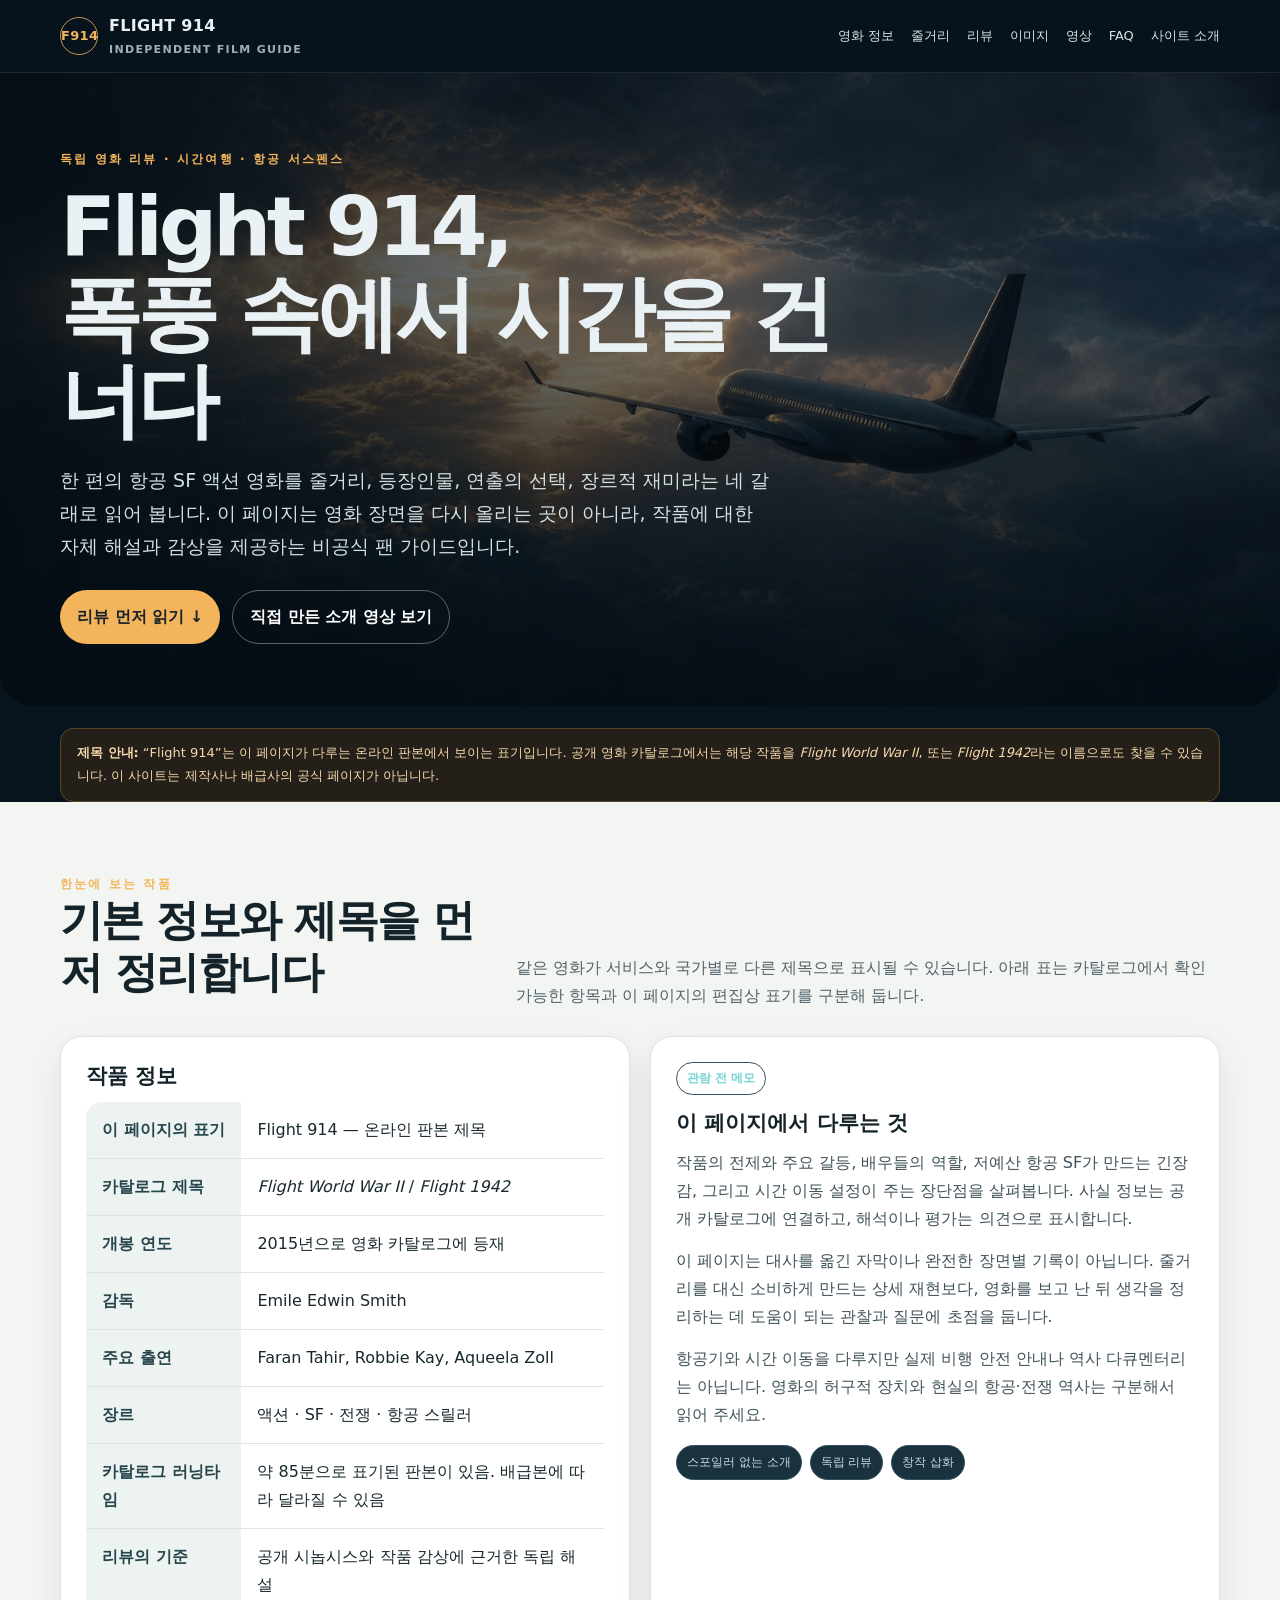
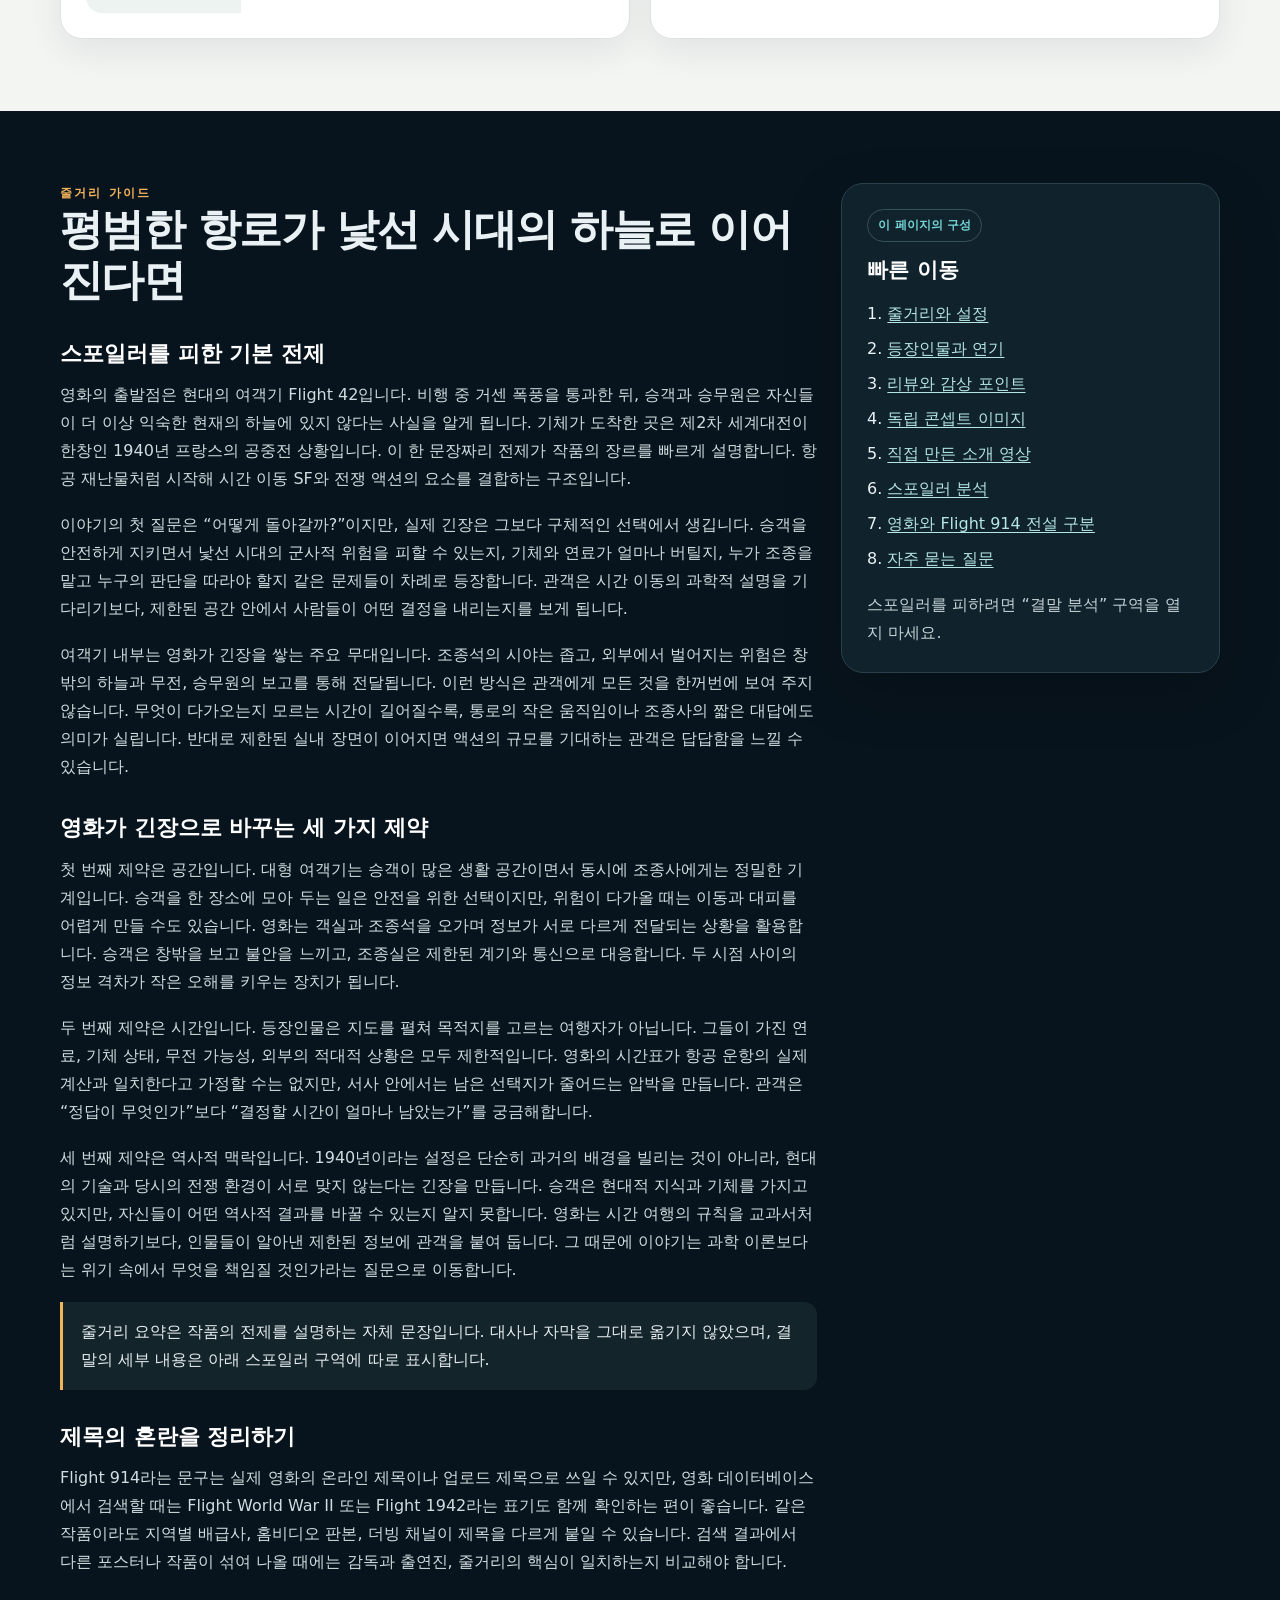
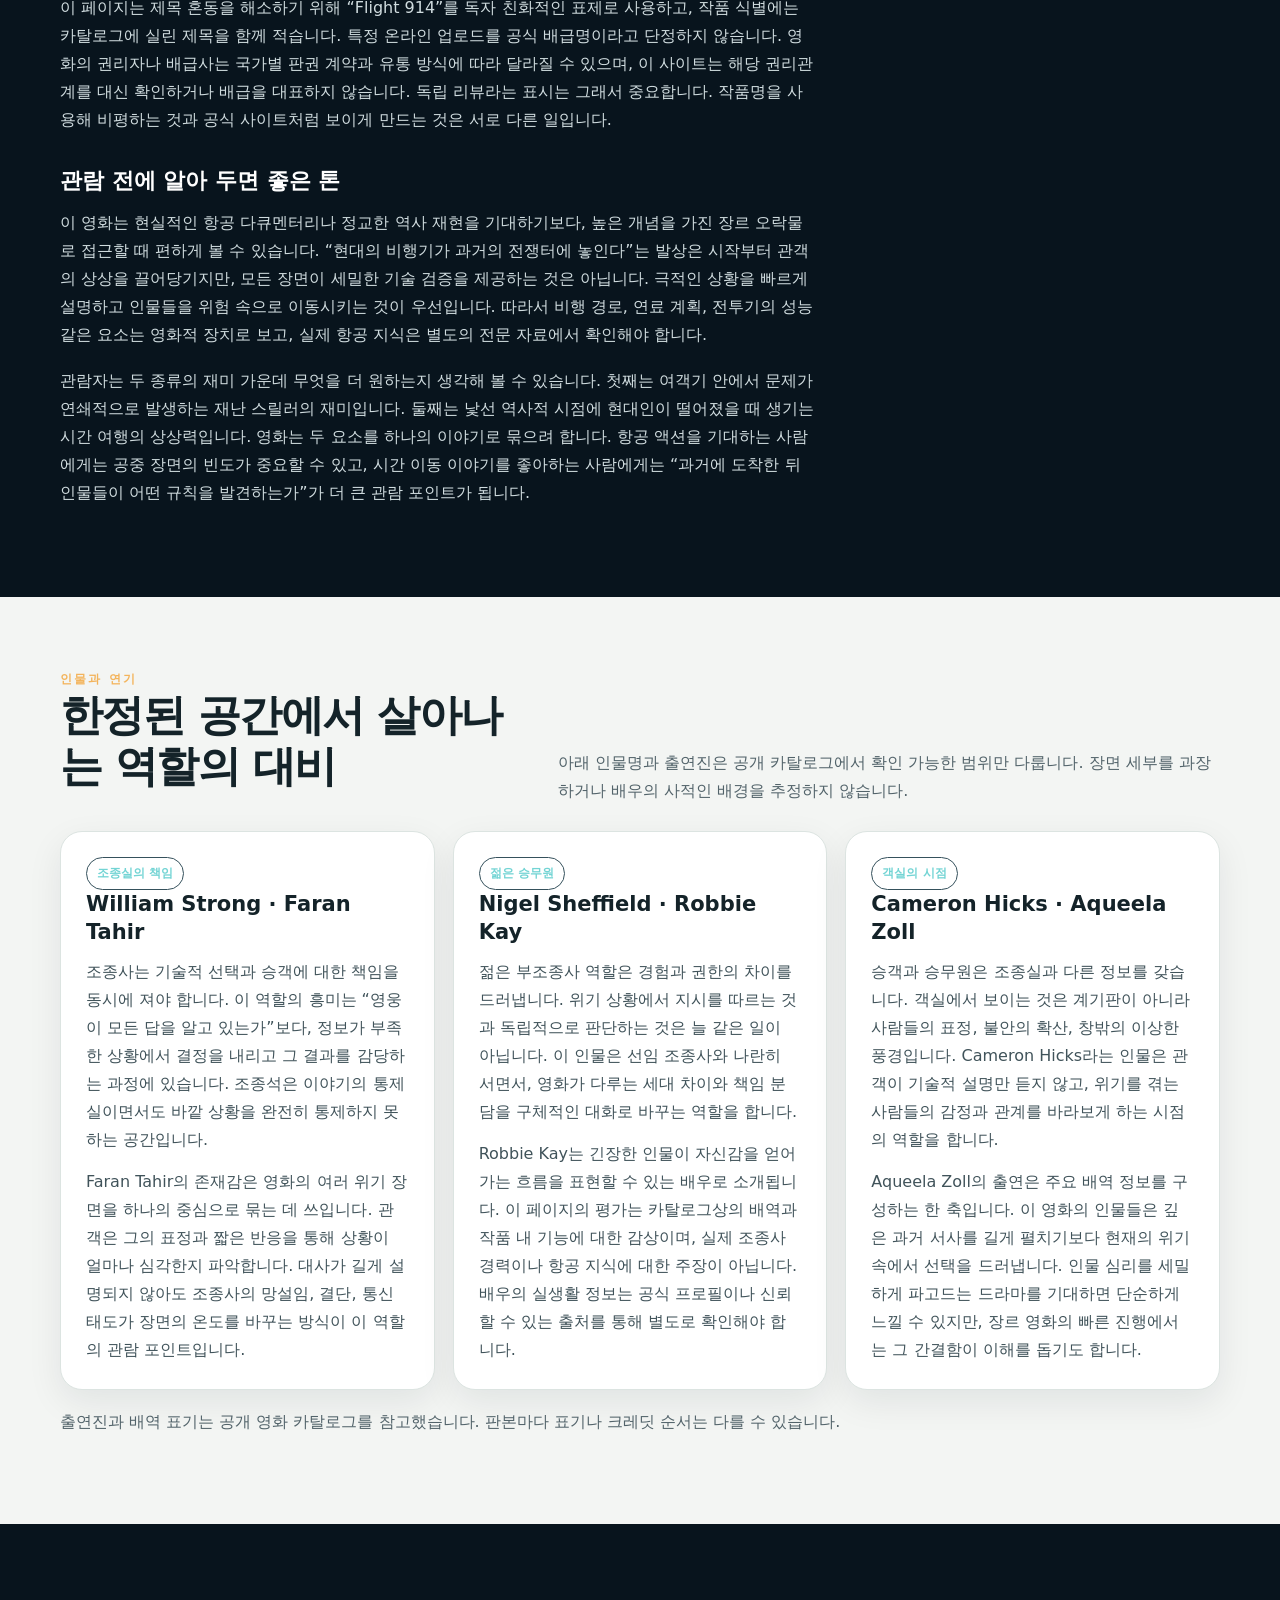
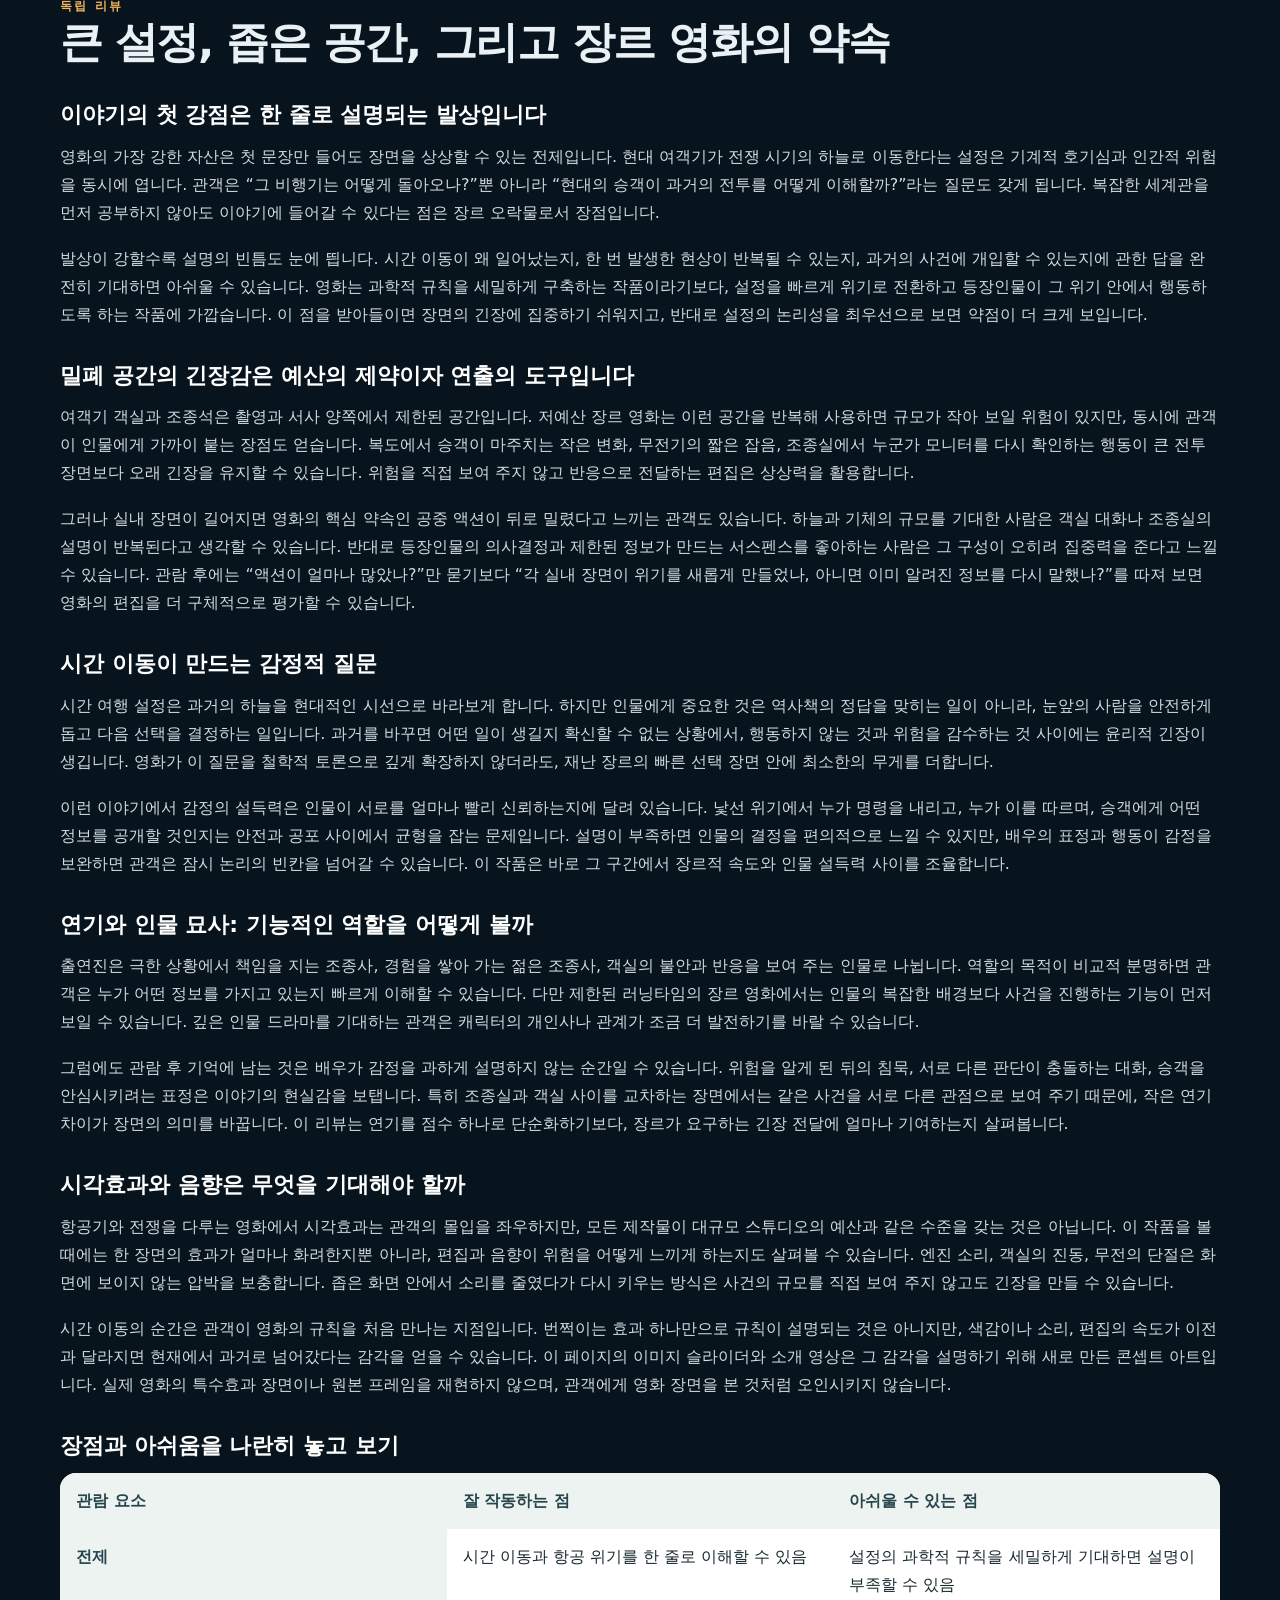
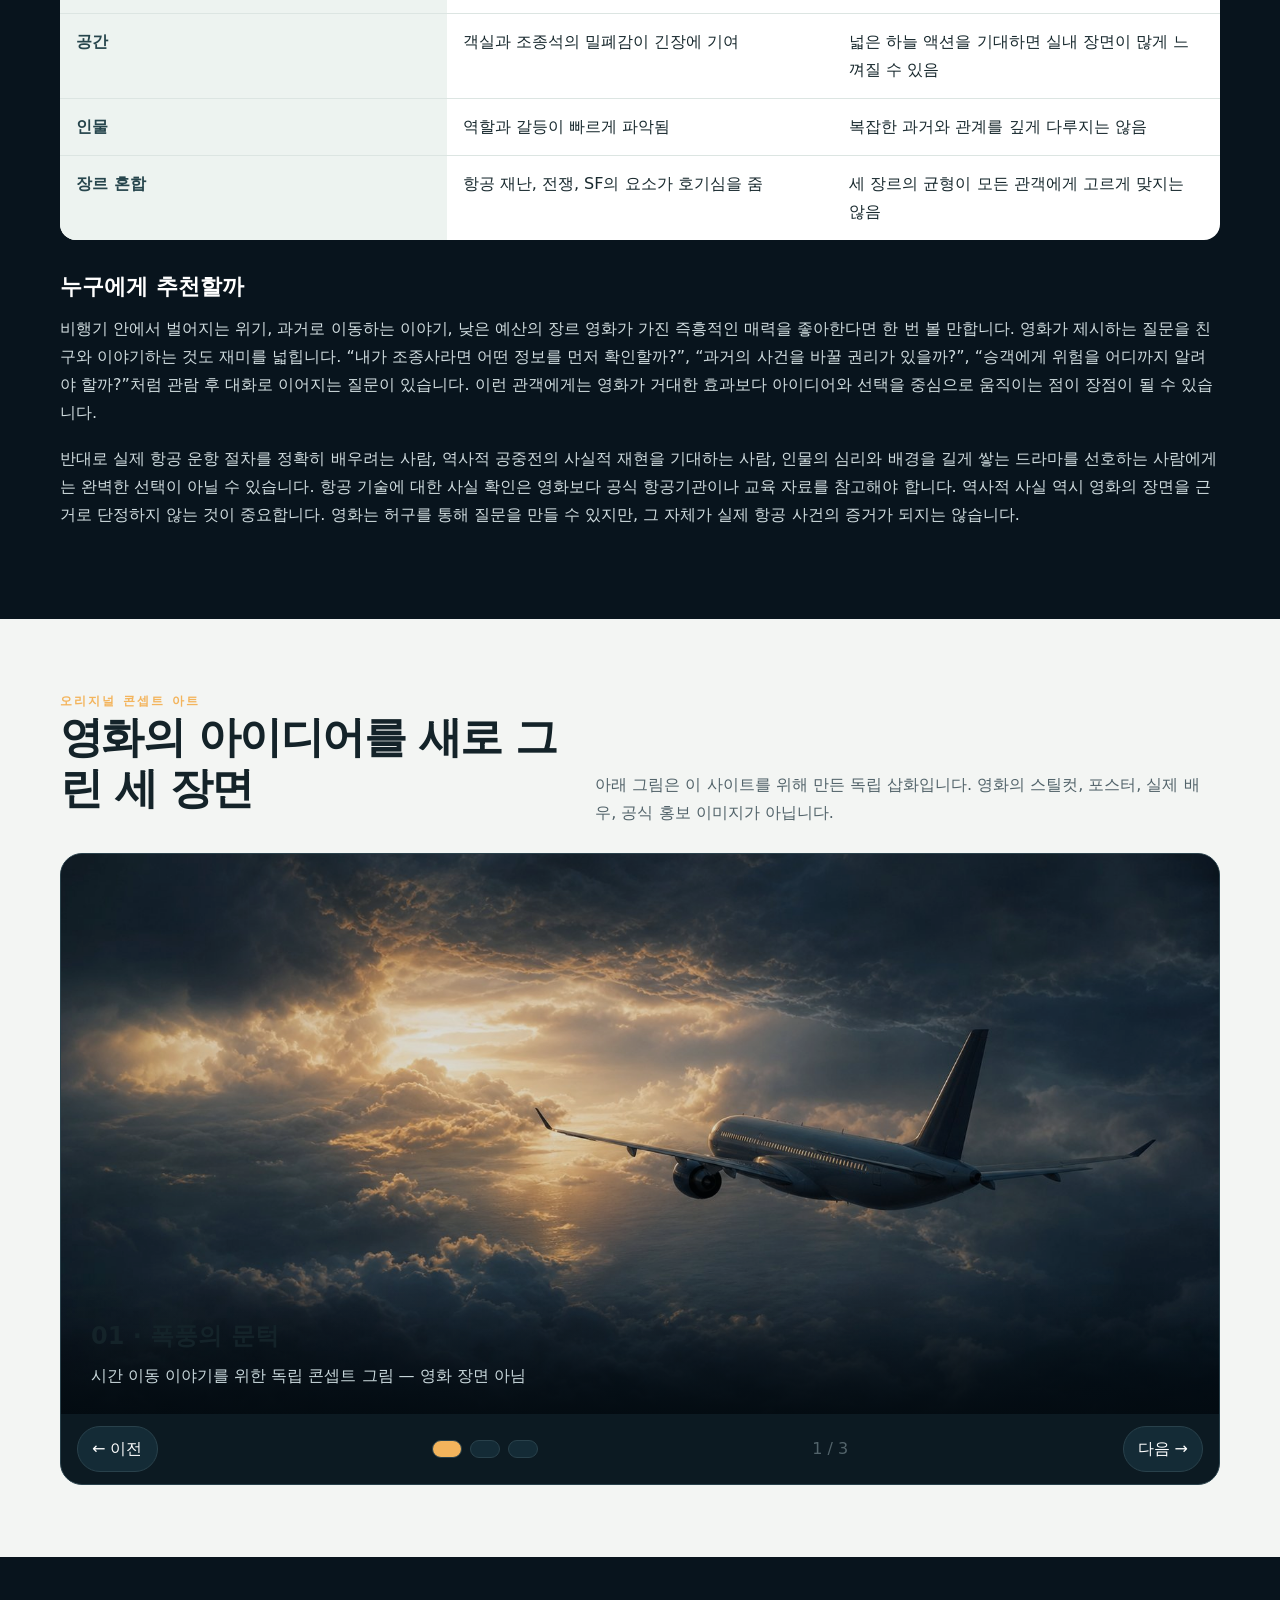
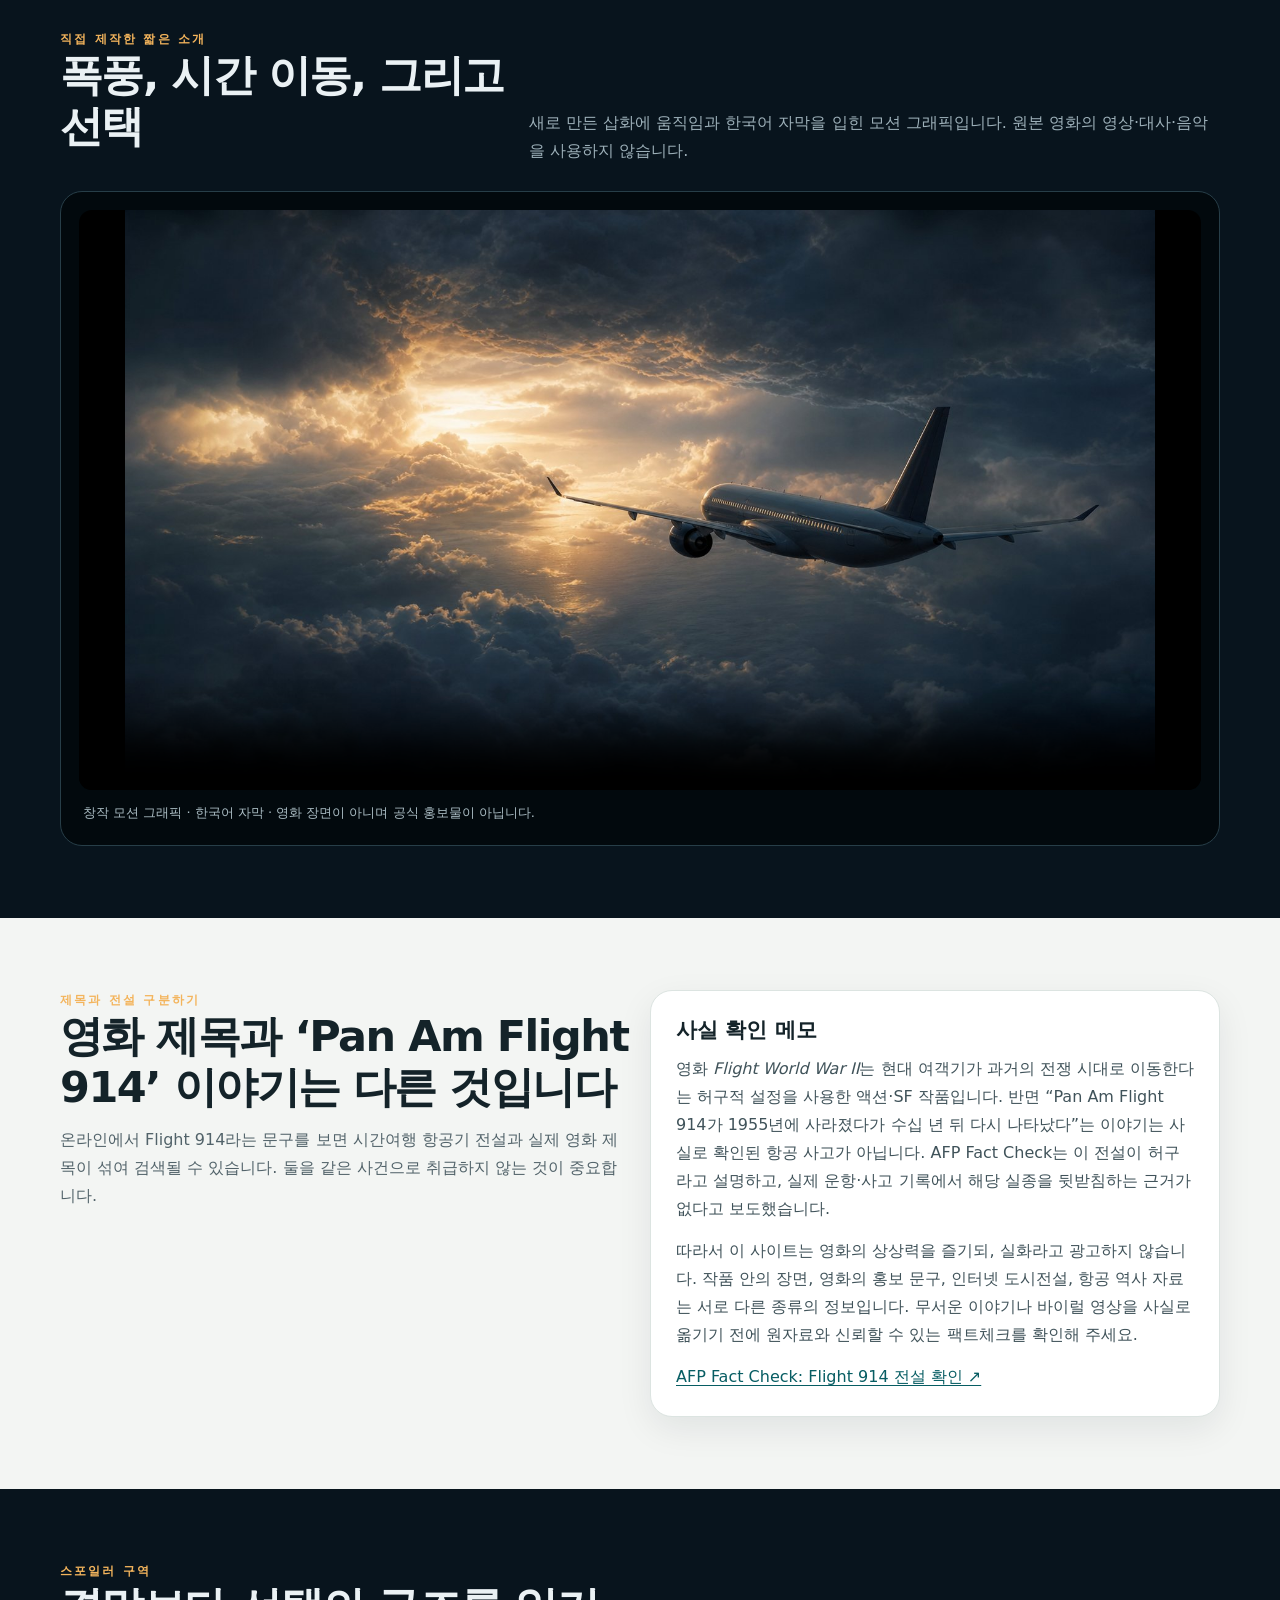
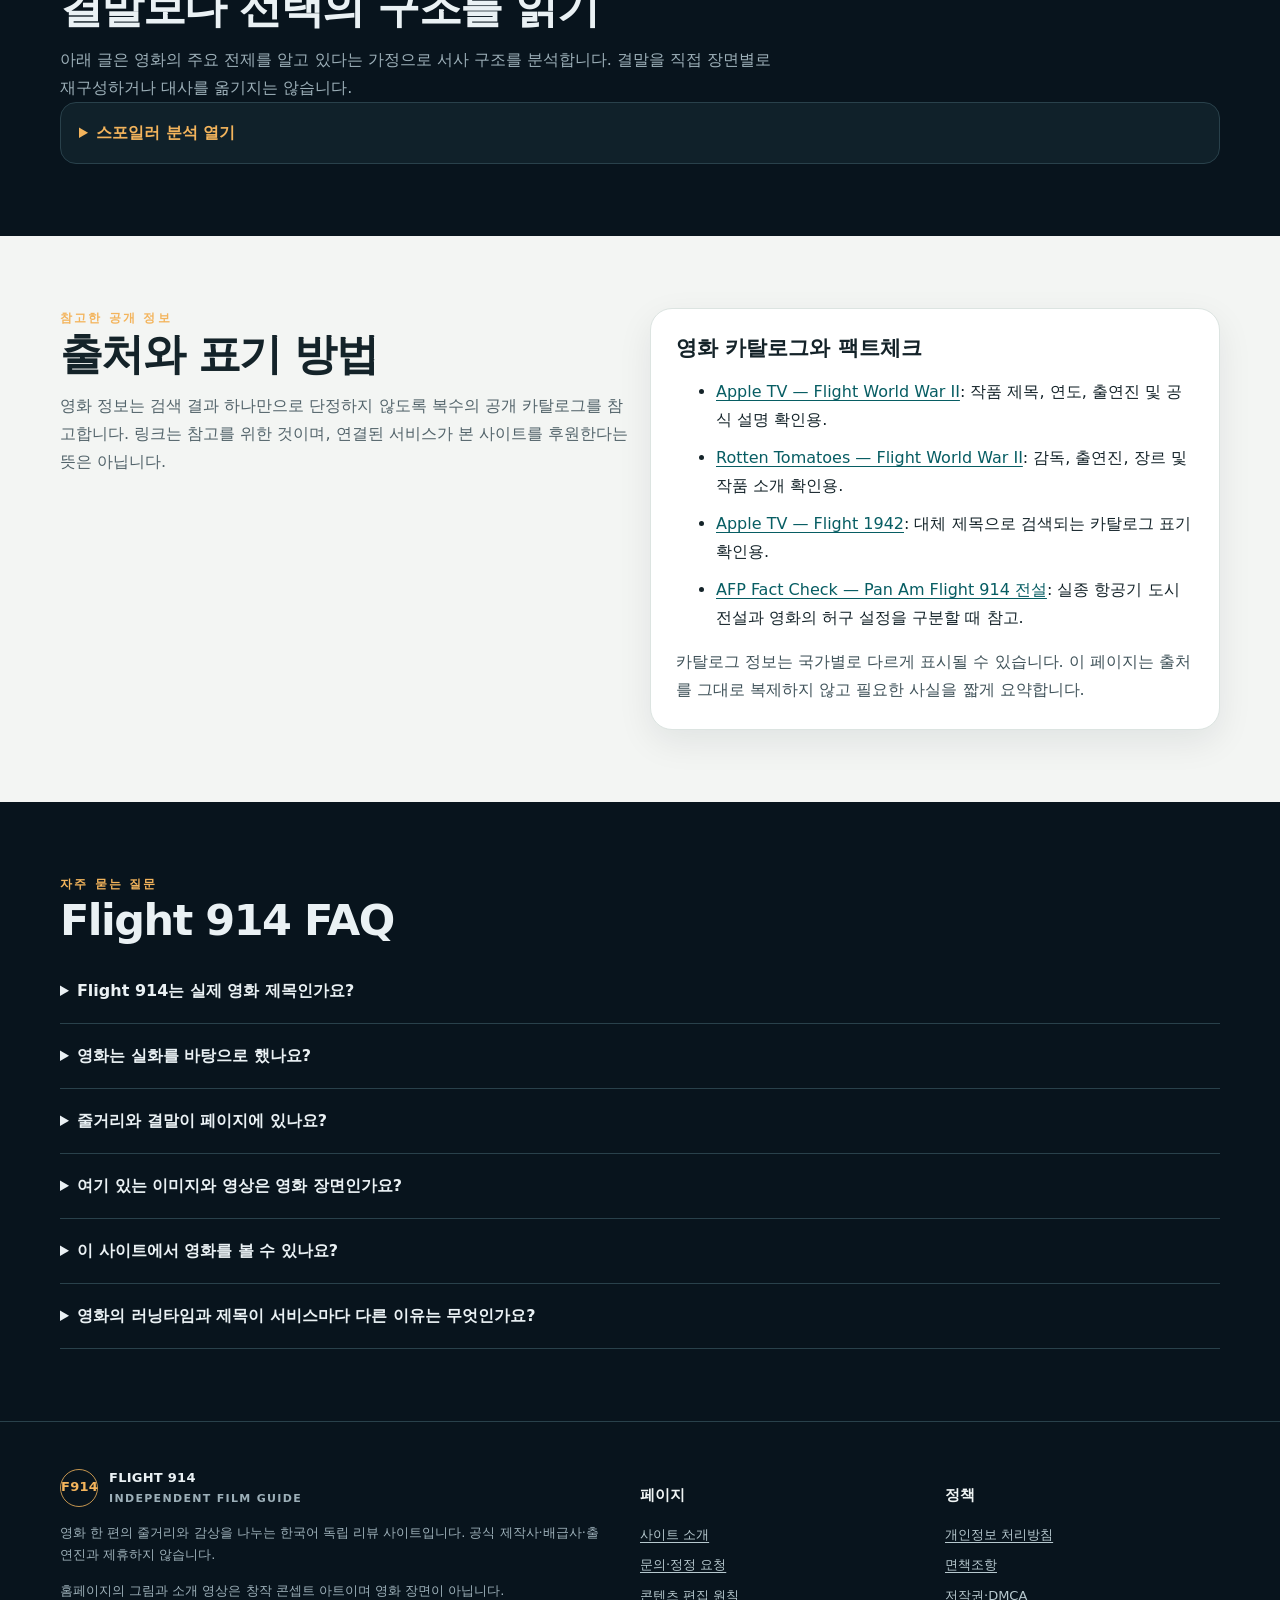
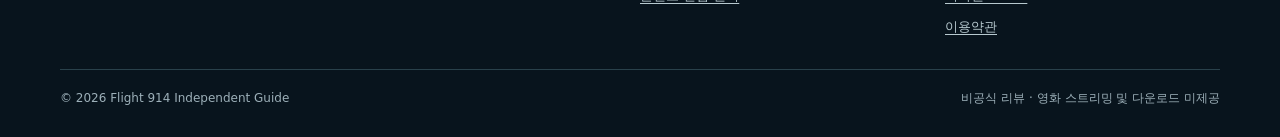
<file: index.html>
<!doctype html>
<html lang="ko">
<head>
  <meta charset="utf-8">
  <meta name="viewport" content="width=device-width, initial-scale=1">
  <meta name="theme-color" content="#08141d">
  <meta name="description" content="Flight 914로 소개된 항공 시간여행 영화의 줄거리, 출연진, 감상 포인트와 독립 리뷰를 한 페이지에서 확인하세요. 원작 카탈로그 제목은 Flight World War II / Flight 1942입니다.">
  <meta name="robots" content="index,follow,max-image-preview:large">
  <title>Flight 914 영화 리뷰·줄거리·출연진 | 독립 영화 가이드</title>
  <link rel="canonical" href="https://flight914.github.io/">
  <link rel="stylesheet" href="assets/css/site.css">
  <script type="application/ld+json">{
    "@context":"https://schema.org",
    "@type":"WebPage",
    "name":"Flight 914 영화 리뷰와 해설",
    "url":"https://flight914.github.io/",
    "inLanguage":"ko-KR",
    "description":"Flight 914로 표시되는 온라인 판본과 Flight World War II / Flight 1942 영화의 독립 리뷰, 줄거리, 출연진 및 시간여행 설정을 소개합니다.",
    "about":{"@type":"Movie","name":"Flight World War II","alternateName":"Flight 1942","datePublished":"2015","director":{"@type":"Person","name":"Emile Edwin Smith"},"actor":[{"@type":"Person","name":"Faran Tahir"},{"@type":"Person","name":"Robbie Kay"},{"@type":"Person","name":"Aqueela Zoll"}]}
  }</script>
</head>
<body>
<a class="skip" href="#main">본문 바로가기</a>
<header class="topbar"><div class="wrap topbar-inner">
  <a class="brand" href="index.html" aria-label="Flight 914 홈"><span class="brand-mark">F914</span><span>FLIGHT 914<small>INDEPENDENT FILM GUIDE</small></span></a>
  <button class="nav-toggle" type="button" aria-expanded="false" aria-controls="site-nav">메뉴</button>
  <nav class="nav" id="site-nav" aria-label="주요 메뉴">
    <a href="#film-info">영화 정보</a><a href="#story">줄거리</a><a href="#review">리뷰</a><a href="#gallery">이미지</a><a href="#video">영상</a><a href="#faq">FAQ</a>
    <a href="about.html">사이트 소개</a>
  </nav>
</div></header>
<main id="main">
  <section class="hero" aria-labelledby="hero-title"><div class="hero-inner">
    <div class="eyebrow">독립 영화 리뷰 · 시간여행 · 항공 서스펜스</div>
    <h1 id="hero-title">Flight 914,<br>폭풍 속에서 시간을 건너다</h1>
    <p>한 편의 항공 SF 액션 영화를 줄거리, 등장인물, 연출의 선택, 장르적 재미라는 네 갈래로 읽어 봅니다. 이 페이지는 영화 장면을 다시 올리는 곳이 아니라, 작품에 대한 자체 해설과 감상을 제공하는 비공식 팬 가이드입니다.</p>
    <div class="hero-actions"><a class="btn btn-primary" href="#review">리뷰 먼저 읽기 ↓</a><a class="btn btn-ghost" href="#video">직접 만든 소개 영상 보기</a></div>
  </div></section>
  <div class="wrap"><p class="notice"><strong>제목 안내:</strong> “Flight 914”는 이 페이지가 다루는 온라인 판본에서 보이는 표기입니다. 공개 영화 카탈로그에서는 해당 작품을 <em>Flight World War II</em>, 또는 <em>Flight 1942</em>라는 이름으로도 찾을 수 있습니다. 이 사이트는 제작사나 배급사의 공식 페이지가 아닙니다.</p></div>

  <section class="section light-section" id="film-info"><div class="wrap">
    <div class="section-head"><div><div class="eyebrow">한눈에 보는 작품</div><h2>기본 정보와 제목을 먼저 정리합니다</h2></div><p class="section-lead">같은 영화가 서비스와 국가별로 다른 제목으로 표시될 수 있습니다. 아래 표는 카탈로그에서 확인 가능한 항목과 이 페이지의 편집상 표기를 구분해 둡니다.</p></div>
    <div class="grid-2"><div class="card"><h3>작품 정보</h3><table class="facts"><tbody>
      <tr><th scope="row">이 페이지의 표기</th><td>Flight 914 — 온라인 판본 제목</td></tr>
      <tr><th scope="row">카탈로그 제목</th><td><em>Flight World War II</em> / <em>Flight 1942</em></td></tr>
      <tr><th scope="row">개봉 연도</th><td>2015년으로 영화 카탈로그에 등재</td></tr>
      <tr><th scope="row">감독</th><td>Emile Edwin Smith</td></tr>
      <tr><th scope="row">주요 출연</th><td>Faran Tahir, Robbie Kay, Aqueela Zoll</td></tr>
      <tr><th scope="row">장르</th><td>액션 · SF · 전쟁 · 항공 스릴러</td></tr>
      <tr><th scope="row">카탈로그 러닝타임</th><td>약 85분으로 표기된 판본이 있음. 배급본에 따라 달라질 수 있음</td></tr>
      <tr><th scope="row">리뷰의 기준</th><td>공개 시놉시스와 작품 감상에 근거한 독립 해설</td></tr>
    </tbody></table></div>
    <div class="card"><span class="pill">관람 전 메모</span><h3 style="margin-top:14px">이 페이지에서 다루는 것</h3>
      <p>작품의 전제와 주요 갈등, 배우들의 역할, 저예산 항공 SF가 만드는 긴장감, 그리고 시간 이동 설정이 주는 장단점을 살펴봅니다. 사실 정보는 공개 카탈로그에 연결하고, 해석이나 평가는 의견으로 표시합니다.</p>
      <p>이 페이지는 대사를 옮긴 자막이나 완전한 장면별 기록이 아닙니다. 줄거리를 대신 소비하게 만드는 상세 재현보다, 영화를 보고 난 뒤 생각을 정리하는 데 도움이 되는 관찰과 질문에 초점을 둡니다.</p>
      <p>항공기와 시간 이동을 다루지만 실제 비행 안전 안내나 역사 다큐멘터리는 아닙니다. 영화의 허구적 장치와 현실의 항공·전쟁 역사는 구분해서 읽어 주세요.</p>
      <div class="tag-row"><span class="tag">스포일러 없는 소개</span><span class="tag">독립 리뷰</span><span class="tag">창작 삽화</span></div>
    </div></div>
  </div></section>

  <section class="section" id="story"><div class="wrap two-col">
    <article class="article-copy">
      <div class="eyebrow">줄거리 가이드</div><h2>평범한 항로가 낯선 시대의 하늘로 이어진다면</h2>
      <h3>스포일러를 피한 기본 전제</h3>
      <p>영화의 출발점은 현대의 여객기 Flight 42입니다. 비행 중 거센 폭풍을 통과한 뒤, 승객과 승무원은 자신들이 더 이상 익숙한 현재의 하늘에 있지 않다는 사실을 알게 됩니다. 기체가 도착한 곳은 제2차 세계대전이 한창인 1940년 프랑스의 공중전 상황입니다. 이 한 문장짜리 전제가 작품의 장르를 빠르게 설명합니다. 항공 재난물처럼 시작해 시간 이동 SF와 전쟁 액션의 요소를 결합하는 구조입니다.</p>
      <p>이야기의 첫 질문은 “어떻게 돌아갈까?”이지만, 실제 긴장은 그보다 구체적인 선택에서 생깁니다. 승객을 안전하게 지키면서 낯선 시대의 군사적 위험을 피할 수 있는지, 기체와 연료가 얼마나 버틸지, 누가 조종을 맡고 누구의 판단을 따라야 할지 같은 문제들이 차례로 등장합니다. 관객은 시간 이동의 과학적 설명을 기다리기보다, 제한된 공간 안에서 사람들이 어떤 결정을 내리는지를 보게 됩니다.</p>
      <p>여객기 내부는 영화가 긴장을 쌓는 주요 무대입니다. 조종석의 시야는 좁고, 외부에서 벌어지는 위험은 창밖의 하늘과 무전, 승무원의 보고를 통해 전달됩니다. 이런 방식은 관객에게 모든 것을 한꺼번에 보여 주지 않습니다. 무엇이 다가오는지 모르는 시간이 길어질수록, 통로의 작은 움직임이나 조종사의 짧은 대답에도 의미가 실립니다. 반대로 제한된 실내 장면이 이어지면 액션의 규모를 기대하는 관객은 답답함을 느낄 수 있습니다.</p>
      <h3>영화가 긴장으로 바꾸는 세 가지 제약</h3>
      <p>첫 번째 제약은 공간입니다. 대형 여객기는 승객이 많은 생활 공간이면서 동시에 조종사에게는 정밀한 기계입니다. 승객을 한 장소에 모아 두는 일은 안전을 위한 선택이지만, 위험이 다가올 때는 이동과 대피를 어렵게 만들 수도 있습니다. 영화는 객실과 조종석을 오가며 정보가 서로 다르게 전달되는 상황을 활용합니다. 승객은 창밖을 보고 불안을 느끼고, 조종실은 제한된 계기와 통신으로 대응합니다. 두 시점 사이의 정보 격차가 작은 오해를 키우는 장치가 됩니다.</p>
      <p>두 번째 제약은 시간입니다. 등장인물은 지도를 펼쳐 목적지를 고르는 여행자가 아닙니다. 그들이 가진 연료, 기체 상태, 무전 가능성, 외부의 적대적 상황은 모두 제한적입니다. 영화의 시간표가 항공 운항의 실제 계산과 일치한다고 가정할 수는 없지만, 서사 안에서는 남은 선택지가 줄어드는 압박을 만듭니다. 관객은 “정답이 무엇인가”보다 “결정할 시간이 얼마나 남았는가”를 궁금해합니다.</p>
      <p>세 번째 제약은 역사적 맥락입니다. 1940년이라는 설정은 단순히 과거의 배경을 빌리는 것이 아니라, 현대의 기술과 당시의 전쟁 환경이 서로 맞지 않는다는 긴장을 만듭니다. 승객은 현대적 지식과 기체를 가지고 있지만, 자신들이 어떤 역사적 결과를 바꿀 수 있는지 알지 못합니다. 영화는 시간 여행의 규칙을 교과서처럼 설명하기보다, 인물들이 알아낸 제한된 정보에 관객을 붙여 둡니다. 그 때문에 이야기는 과학 이론보다는 위기 속에서 무엇을 책임질 것인가라는 질문으로 이동합니다.</p>
      <div class="callout">줄거리 요약은 작품의 전제를 설명하는 자체 문장입니다. 대사나 자막을 그대로 옮기지 않았으며, 결말의 세부 내용은 아래 스포일러 구역에 따로 표시합니다.</div>
      <h3>제목의 혼란을 정리하기</h3>
      <p>Flight 914라는 문구는 실제 영화의 온라인 제목이나 업로드 제목으로 쓰일 수 있지만, 영화 데이터베이스에서 검색할 때는 Flight World War II 또는 Flight 1942라는 표기도 함께 확인하는 편이 좋습니다. 같은 작품이라도 지역별 배급사, 홈비디오 판본, 더빙 채널이 제목을 다르게 붙일 수 있습니다. 검색 결과에서 다른 포스터나 작품이 섞여 나올 때에는 감독과 출연진, 줄거리의 핵심이 일치하는지 비교해야 합니다.</p>
      <p>이 페이지는 제목 혼동을 해소하기 위해 “Flight 914”를 독자 친화적인 표제로 사용하고, 작품 식별에는 카탈로그에 실린 제목을 함께 적습니다. 특정 온라인 업로드를 공식 배급명이라고 단정하지 않습니다. 영화의 권리자나 배급사는 국가별 판권 계약과 유통 방식에 따라 달라질 수 있으며, 이 사이트는 해당 권리관계를 대신 확인하거나 배급을 대표하지 않습니다. 독립 리뷰라는 표시는 그래서 중요합니다. 작품명을 사용해 비평하는 것과 공식 사이트처럼 보이게 만드는 것은 서로 다른 일입니다.</p>
      <h3>관람 전에 알아 두면 좋은 톤</h3>
      <p>이 영화는 현실적인 항공 다큐멘터리나 정교한 역사 재현을 기대하기보다, 높은 개념을 가진 장르 오락물로 접근할 때 편하게 볼 수 있습니다. “현대의 비행기가 과거의 전쟁터에 놓인다”는 발상은 시작부터 관객의 상상을 끌어당기지만, 모든 장면이 세밀한 기술 검증을 제공하는 것은 아닙니다. 극적인 상황을 빠르게 설명하고 인물들을 위험 속으로 이동시키는 것이 우선입니다. 따라서 비행 경로, 연료 계획, 전투기의 성능 같은 요소는 영화적 장치로 보고, 실제 항공 지식은 별도의 전문 자료에서 확인해야 합니다.</p>
      <p>관람자는 두 종류의 재미 가운데 무엇을 더 원하는지 생각해 볼 수 있습니다. 첫째는 여객기 안에서 문제가 연쇄적으로 발생하는 재난 스릴러의 재미입니다. 둘째는 낯선 역사적 시점에 현대인이 떨어졌을 때 생기는 시간 여행의 상상력입니다. 영화는 두 요소를 하나의 이야기로 묶으려 합니다. 항공 액션을 기대하는 사람에게는 공중 장면의 빈도가 중요할 수 있고, 시간 이동 이야기를 좋아하는 사람에게는 “과거에 도착한 뒤 인물들이 어떤 규칙을 발견하는가”가 더 큰 관람 포인트가 됩니다.</p>
    </article>
    <aside class="card toc"><span class="pill">이 페이지의 구성</span><h3 style="margin-top:14px">빠른 이동</h3><ol><li><a href="#story">줄거리와 설정</a></li><li><a href="#cast">등장인물과 연기</a></li><li><a href="#review">리뷰와 감상 포인트</a></li><li><a href="#gallery">독립 콘셉트 이미지</a></li><li><a href="#video">직접 만든 소개 영상</a></li><li><a href="#spoilers">스포일러 분석</a></li><li><a href="#myth">영화와 Flight 914 전설 구분</a></li><li><a href="#faq">자주 묻는 질문</a></li></ol><p class="muted" style="margin-top:18px">스포일러를 피하려면 “결말 분석” 구역을 열지 마세요.</p></aside>
  </div></section>

  <section class="section light-section" id="cast"><div class="wrap">
    <div class="section-head"><div><div class="eyebrow">인물과 연기</div><h2>한정된 공간에서 살아나는 역할의 대비</h2></div><p class="section-lead">아래 인물명과 출연진은 공개 카탈로그에서 확인 가능한 범위만 다룹니다. 장면 세부를 과장하거나 배우의 사적인 배경을 추정하지 않습니다.</p></div>
    <div class="grid-3">
      <div class="card"><span class="pill">조종실의 책임</span><h3>William Strong · Faran Tahir</h3><p>조종사는 기술적 선택과 승객에 대한 책임을 동시에 져야 합니다. 이 역할의 흥미는 “영웅이 모든 답을 알고 있는가”보다, 정보가 부족한 상황에서 결정을 내리고 그 결과를 감당하는 과정에 있습니다. 조종석은 이야기의 통제실이면서도 바깥 상황을 완전히 통제하지 못하는 공간입니다.</p><p>Faran Tahir의 존재감은 영화의 여러 위기 장면을 하나의 중심으로 묶는 데 쓰입니다. 관객은 그의 표정과 짧은 반응을 통해 상황이 얼마나 심각한지 파악합니다. 대사가 길게 설명되지 않아도 조종사의 망설임, 결단, 통신 태도가 장면의 온도를 바꾸는 방식이 이 역할의 관람 포인트입니다.</p></div>
      <div class="card"><span class="pill">젊은 승무원</span><h3>Nigel Sheffield · Robbie Kay</h3><p>젊은 부조종사 역할은 경험과 권한의 차이를 드러냅니다. 위기 상황에서 지시를 따르는 것과 독립적으로 판단하는 것은 늘 같은 일이 아닙니다. 이 인물은 선임 조종사와 나란히 서면서, 영화가 다루는 세대 차이와 책임 분담을 구체적인 대화로 바꾸는 역할을 합니다.</p><p>Robbie Kay는 긴장한 인물이 자신감을 얻어 가는 흐름을 표현할 수 있는 배우로 소개됩니다. 이 페이지의 평가는 카탈로그상의 배역과 작품 내 기능에 대한 감상이며, 실제 조종사 경력이나 항공 지식에 대한 주장이 아닙니다. 배우의 실생활 정보는 공식 프로필이나 신뢰할 수 있는 출처를 통해 별도로 확인해야 합니다.</p></div>
      <div class="card"><span class="pill">객실의 시점</span><h3>Cameron Hicks · Aqueela Zoll</h3><p>승객과 승무원은 조종실과 다른 정보를 갖습니다. 객실에서 보이는 것은 계기판이 아니라 사람들의 표정, 불안의 확산, 창밖의 이상한 풍경입니다. Cameron Hicks라는 인물은 관객이 기술적 설명만 듣지 않고, 위기를 겪는 사람들의 감정과 관계를 바라보게 하는 시점의 역할을 합니다.</p><p>Aqueela Zoll의 출연은 주요 배역 정보를 구성하는 한 축입니다. 이 영화의 인물들은 깊은 과거 서사를 길게 펼치기보다 현재의 위기 속에서 선택을 드러냅니다. 인물 심리를 세밀하게 파고드는 드라마를 기대하면 단순하게 느낄 수 있지만, 장르 영화의 빠른 진행에서는 그 간결함이 이해를 돕기도 합니다.</p></div>
    </div>
    <p class="muted" style="margin-top:18px">출연진과 배역 표기는 공개 영화 카탈로그를 참고했습니다. 판본마다 표기나 크레딧 순서는 다를 수 있습니다.</p>
  </div></section>

  <section class="section" id="review"><div class="wrap">
    <div class="eyebrow">독립 리뷰</div><h2>큰 설정, 좁은 공간, 그리고 장르 영화의 약속</h2>
    <div class="article-copy">
      <h3>이야기의 첫 강점은 한 줄로 설명되는 발상입니다</h3>
      <p>영화의 가장 강한 자산은 첫 문장만 들어도 장면을 상상할 수 있는 전제입니다. 현대 여객기가 전쟁 시기의 하늘로 이동한다는 설정은 기계적 호기심과 인간적 위험을 동시에 엽니다. 관객은 “그 비행기는 어떻게 돌아오나?”뿐 아니라 “현대의 승객이 과거의 전투를 어떻게 이해할까?”라는 질문도 갖게 됩니다. 복잡한 세계관을 먼저 공부하지 않아도 이야기에 들어갈 수 있다는 점은 장르 오락물로서 장점입니다.</p>
      <p>발상이 강할수록 설명의 빈틈도 눈에 띕니다. 시간 이동이 왜 일어났는지, 한 번 발생한 현상이 반복될 수 있는지, 과거의 사건에 개입할 수 있는지에 관한 답을 완전히 기대하면 아쉬울 수 있습니다. 영화는 과학적 규칙을 세밀하게 구축하는 작품이라기보다, 설정을 빠르게 위기로 전환하고 등장인물이 그 위기 안에서 행동하도록 하는 작품에 가깝습니다. 이 점을 받아들이면 장면의 긴장에 집중하기 쉬워지고, 반대로 설정의 논리성을 최우선으로 보면 약점이 더 크게 보입니다.</p>
      <h3>밀폐 공간의 긴장감은 예산의 제약이자 연출의 도구입니다</h3>
      <p>여객기 객실과 조종석은 촬영과 서사 양쪽에서 제한된 공간입니다. 저예산 장르 영화는 이런 공간을 반복해 사용하면 규모가 작아 보일 위험이 있지만, 동시에 관객이 인물에게 가까이 붙는 장점도 얻습니다. 복도에서 승객이 마주치는 작은 변화, 무전기의 짧은 잡음, 조종실에서 누군가 모니터를 다시 확인하는 행동이 큰 전투 장면보다 오래 긴장을 유지할 수 있습니다. 위험을 직접 보여 주지 않고 반응으로 전달하는 편집은 상상력을 활용합니다.</p>
      <p>그러나 실내 장면이 길어지면 영화의 핵심 약속인 공중 액션이 뒤로 밀렸다고 느끼는 관객도 있습니다. 하늘과 기체의 규모를 기대한 사람은 객실 대화나 조종실의 설명이 반복된다고 생각할 수 있습니다. 반대로 등장인물의 의사결정과 제한된 정보가 만드는 서스펜스를 좋아하는 사람은 그 구성이 오히려 집중력을 준다고 느낄 수 있습니다. 관람 후에는 “액션이 얼마나 많았나?”만 묻기보다 “각 실내 장면이 위기를 새롭게 만들었나, 아니면 이미 알려진 정보를 다시 말했나?”를 따져 보면 영화의 편집을 더 구체적으로 평가할 수 있습니다.</p>
      <h3>시간 이동이 만드는 감정적 질문</h3>
      <p>시간 여행 설정은 과거의 하늘을 현대적인 시선으로 바라보게 합니다. 하지만 인물에게 중요한 것은 역사책의 정답을 맞히는 일이 아니라, 눈앞의 사람을 안전하게 돕고 다음 선택을 결정하는 일입니다. 과거를 바꾸면 어떤 일이 생길지 확신할 수 없는 상황에서, 행동하지 않는 것과 위험을 감수하는 것 사이에는 윤리적 긴장이 생깁니다. 영화가 이 질문을 철학적 토론으로 깊게 확장하지 않더라도, 재난 장르의 빠른 선택 장면 안에 최소한의 무게를 더합니다.</p>
      <p>이런 이야기에서 감정의 설득력은 인물이 서로를 얼마나 빨리 신뢰하는지에 달려 있습니다. 낯선 위기에서 누가 명령을 내리고, 누가 이를 따르며, 승객에게 어떤 정보를 공개할 것인지는 안전과 공포 사이에서 균형을 잡는 문제입니다. 설명이 부족하면 인물의 결정을 편의적으로 느낄 수 있지만, 배우의 표정과 행동이 감정을 보완하면 관객은 잠시 논리의 빈칸을 넘어갈 수 있습니다. 이 작품은 바로 그 구간에서 장르적 속도와 인물 설득력 사이를 조율합니다.</p>
      <h3>연기와 인물 묘사: 기능적인 역할을 어떻게 볼까</h3>
      <p>출연진은 극한 상황에서 책임을 지는 조종사, 경험을 쌓아 가는 젊은 조종사, 객실의 불안과 반응을 보여 주는 인물로 나뉩니다. 역할의 목적이 비교적 분명하면 관객은 누가 어떤 정보를 가지고 있는지 빠르게 이해할 수 있습니다. 다만 제한된 러닝타임의 장르 영화에서는 인물의 복잡한 배경보다 사건을 진행하는 기능이 먼저 보일 수 있습니다. 깊은 인물 드라마를 기대하는 관객은 캐릭터의 개인사나 관계가 조금 더 발전하기를 바랄 수 있습니다.</p>
      <p>그럼에도 관람 후 기억에 남는 것은 배우가 감정을 과하게 설명하지 않는 순간일 수 있습니다. 위험을 알게 된 뒤의 침묵, 서로 다른 판단이 충돌하는 대화, 승객을 안심시키려는 표정은 이야기의 현실감을 보탭니다. 특히 조종실과 객실 사이를 교차하는 장면에서는 같은 사건을 서로 다른 관점으로 보여 주기 때문에, 작은 연기 차이가 장면의 의미를 바꿉니다. 이 리뷰는 연기를 점수 하나로 단순화하기보다, 장르가 요구하는 긴장 전달에 얼마나 기여하는지 살펴봅니다.</p>
      <h3>시각효과와 음향은 무엇을 기대해야 할까</h3>
      <p>항공기와 전쟁을 다루는 영화에서 시각효과는 관객의 몰입을 좌우하지만, 모든 제작물이 대규모 스튜디오의 예산과 같은 수준을 갖는 것은 아닙니다. 이 작품을 볼 때에는 한 장면의 효과가 얼마나 화려한지뿐 아니라, 편집과 음향이 위험을 어떻게 느끼게 하는지도 살펴볼 수 있습니다. 엔진 소리, 객실의 진동, 무전의 단절은 화면에 보이지 않는 압박을 보충합니다. 좁은 화면 안에서 소리를 줄였다가 다시 키우는 방식은 사건의 규모를 직접 보여 주지 않고도 긴장을 만들 수 있습니다.</p>
      <p>시간 이동의 순간은 관객이 영화의 규칙을 처음 만나는 지점입니다. 번쩍이는 효과 하나만으로 규칙이 설명되는 것은 아니지만, 색감이나 소리, 편집의 속도가 이전과 달라지면 현재에서 과거로 넘어갔다는 감각을 얻을 수 있습니다. 이 페이지의 이미지 슬라이더와 소개 영상은 그 감각을 설명하기 위해 새로 만든 콘셉트 아트입니다. 실제 영화의 특수효과 장면이나 원본 프레임을 재현하지 않으며, 관객에게 영화 장면을 본 것처럼 오인시키지 않습니다.</p>
      <h3>장점과 아쉬움을 나란히 놓고 보기</h3>
      <table class="facts"><thead><tr><th>관람 요소</th><th>잘 작동하는 점</th><th>아쉬울 수 있는 점</th></tr></thead><tbody>
        <tr><th scope="row">전제</th><td>시간 이동과 항공 위기를 한 줄로 이해할 수 있음</td><td>설정의 과학적 규칙을 세밀하게 기대하면 설명이 부족할 수 있음</td></tr>
        <tr><th scope="row">공간</th><td>객실과 조종석의 밀폐감이 긴장에 기여</td><td>넓은 하늘 액션을 기대하면 실내 장면이 많게 느껴질 수 있음</td></tr>
        <tr><th scope="row">인물</th><td>역할과 갈등이 빠르게 파악됨</td><td>복잡한 과거와 관계를 깊게 다루지는 않음</td></tr>
        <tr><th scope="row">장르 혼합</th><td>항공 재난, 전쟁, SF의 요소가 호기심을 줌</td><td>세 장르의 균형이 모든 관객에게 고르게 맞지는 않음</td></tr>
      </tbody></table>
      <h3>누구에게 추천할까</h3>
      <p>비행기 안에서 벌어지는 위기, 과거로 이동하는 이야기, 낮은 예산의 장르 영화가 가진 즉흥적인 매력을 좋아한다면 한 번 볼 만합니다. 영화가 제시하는 질문을 친구와 이야기하는 것도 재미를 넓힙니다. “내가 조종사라면 어떤 정보를 먼저 확인할까?”, “과거의 사건을 바꿀 권리가 있을까?”, “승객에게 위험을 어디까지 알려야 할까?”처럼 관람 후 대화로 이어지는 질문이 있습니다. 이런 관객에게는 영화가 거대한 효과보다 아이디어와 선택을 중심으로 움직이는 점이 장점이 될 수 있습니다.</p>
      <p>반대로 실제 항공 운항 절차를 정확히 배우려는 사람, 역사적 공중전의 사실적 재현을 기대하는 사람, 인물의 심리와 배경을 길게 쌓는 드라마를 선호하는 사람에게는 완벽한 선택이 아닐 수 있습니다. 항공 기술에 대한 사실 확인은 영화보다 공식 항공기관이나 교육 자료를 참고해야 합니다. 역사적 사실 역시 영화의 장면을 근거로 단정하지 않는 것이 중요합니다. 영화는 허구를 통해 질문을 만들 수 있지만, 그 자체가 실제 항공 사건의 증거가 되지는 않습니다.</p>
    </div>
  </div></section>

  <section class="section light-section" id="gallery"><div class="wrap">
    <div class="section-head"><div><div class="eyebrow">오리지널 콘셉트 아트</div><h2>영화의 아이디어를 새로 그린 세 장면</h2></div><p class="section-lead">아래 그림은 이 사이트를 위해 만든 독립 삽화입니다. 영화의 스틸컷, 포스터, 실제 배우, 공식 홍보 이미지가 아닙니다.</p></div>
    <div class="slider" data-slider aria-roledescription="carousel" aria-label="Flight 914 리뷰용 오리지널 콘셉트 이미지">
      <div class="slide active"><img src="assets/images/hero-storm-flight.jpg" alt="폭풍 구름 사이를 비행하는 로고 없는 여객기의 오리지널 콘셉트 아트"><div class="slide-caption"><h3>01 · 폭풍의 문턱</h3><p>시간 이동 이야기를 위한 독립 콘셉트 그림 — 영화 장면 아님</p></div></div>
      <div class="slide" aria-hidden="true"><img src="assets/images/two-eras-sky.jpg" alt="현대 여객기와 1940년대 프로펠러기의 실루엣을 함께 그린 콘셉트 아트"><div class="slide-caption"><h3>02 · 두 시대의 하늘</h3><p>현재와 과거가 만난다는 이야기의 발상을 상징적으로 표현</p></div></div>
      <div class="slide" aria-hidden="true"><img src="assets/images/cockpit-at-dusk.jpg" alt="노을과 폭풍을 바라보는 익명의 조종사 두 명이 있는 창작 조종석 그림"><div class="slide-caption"><h3>03 · 제한된 시야</h3><p>조종실과 객실 사이에 놓인 정보의 차이를 표현한 창작 이미지</p></div></div>
      <div class="slider-controls"><button type="button" data-prev aria-label="이전 이미지">← 이전</button><div class="dots" aria-label="슬라이드 선택"><button class="dot" type="button" aria-current="true"></button><button class="dot" type="button" aria-current="false"></button><button class="dot" type="button" aria-current="false"></button></div><span class="muted" data-slide-status aria-live="polite">1 / 3</span><button type="button" data-next aria-label="다음 이미지">다음 →</button></div>
    </div>
  </div></section>

  <section class="section" id="video"><div class="wrap">
    <div class="section-head"><div><div class="eyebrow">직접 제작한 짧은 소개</div><h2>폭풍, 시간 이동, 그리고 선택</h2></div><p class="section-lead">새로 만든 삽화에 움직임과 한국어 자막을 입힌 모션 그래픽입니다. 원본 영화의 영상·대사·음악을 사용하지 않습니다.</p></div>
    <div class="video-box"><video controls preload="metadata" poster="assets/images/hero-storm-flight.jpg" aria-label="Flight 914 독립 리뷰용 오리지널 한국어 모션 그래픽"><source src="media/flight914-explainer.ko.mp4" type="video/mp4"><track kind="captions" src="media/flight914-explainer.ko.vtt" srclang="ko" label="한국어 자막" default>브라우저가 동영상 재생을 지원하지 않습니다.</video><p class="video-note">창작 모션 그래픽 · 한국어 자막 · 영화 장면이 아니며 공식 홍보물이 아닙니다.</p></div>
  </div></section>

  <section class="section light-section" id="myth"><div class="wrap grid-2">
    <div><div class="eyebrow">제목과 전설 구분하기</div><h2>영화 제목과 ‘Pan Am Flight 914’ 이야기는 다른 것입니다</h2><p class="section-lead">온라인에서 Flight 914라는 문구를 보면 시간여행 항공기 전설과 실제 영화 제목이 섞여 검색될 수 있습니다. 둘을 같은 사건으로 취급하지 않는 것이 중요합니다.</p></div>
    <div class="card"><h3>사실 확인 메모</h3><p>영화 <em>Flight World War II</em>는 현대 여객기가 과거의 전쟁 시대로 이동한다는 허구적 설정을 사용한 액션·SF 작품입니다. 반면 “Pan Am Flight 914가 1955년에 사라졌다가 수십 년 뒤 다시 나타났다”는 이야기는 사실로 확인된 항공 사고가 아닙니다. AFP Fact Check는 이 전설이 허구라고 설명하고, 실제 운항·사고 기록에서 해당 실종을 뒷받침하는 근거가 없다고 보도했습니다.</p><p>따라서 이 사이트는 영화의 상상력을 즐기되, 실화라고 광고하지 않습니다. 작품 안의 장면, 영화의 홍보 문구, 인터넷 도시전설, 항공 역사 자료는 서로 다른 종류의 정보입니다. 무서운 이야기나 바이럴 영상을 사실로 옮기기 전에 원자료와 신뢰할 수 있는 팩트체크를 확인해 주세요.</p><p><a href="https://factcheck.afp.com/doc.afp.com.364B3LA" target="_blank" rel="noopener noreferrer">AFP Fact Check: Flight 914 전설 확인 ↗</a></p></div>
  </div></section>

  <section class="section" id="spoilers"><div class="wrap">
    <div class="eyebrow">스포일러 구역</div><h2>결말보다 선택의 구조를 읽기</h2>
    <p class="section-lead">아래 글은 영화의 주요 전제를 알고 있다는 가정으로 서사 구조를 분석합니다. 결말을 직접 장면별로 재구성하거나 대사를 옮기지는 않습니다.</p>
    <details class="spoiler"><summary>스포일러 분석 열기</summary><div class="spoiler-content article-copy">
      <h3>“돌아갈 방법”이 이야기를 묶는 이유</h3>
      <p>시간 이동 영화의 결말은 흔히 두 갈래로 기울 수 있습니다. 등장인물들이 원래의 시대에 돌아오는 방법을 찾거나, 과거에 남아 새로운 삶을 받아들이는 방법입니다. 이 작품을 감상할 때 중요한 것은 어느 쪽을 택하느냐만이 아니라, 그 선택을 위해 인물들이 어떤 책임을 나누는가입니다. 조종사의 판단, 승무원의 대응, 승객들의 협력은 위기를 해결하는 장치이면서 동시에 누가 결정권을 가질 것인지 묻는 장치입니다. 이런 관점에서 보면 결말은 시간여행 장치의 설명보다 인물들이 서로를 어떻게 대했는지에 따라 감정적으로 받아들여집니다.</p>
      <h3>역사에 개입한다는 부담</h3>
      <p>과거의 전쟁을 배경으로 하는 작품은 관객에게 역사적 결과를 알고 있다는 정보를 줍니다. 등장인물은 그 사실을 얼마나 알고 있는지, 자신들의 행동이 역사를 바꿀 수 있는지 확신할 수 없습니다. 이 불확실성은 “전쟁을 끝낼 수 있다면 개입해야 하는가?” 같은 큰 질문을 만들지만, 동시에 모든 결과를 영화가 설명하기는 어렵게 합니다. 관객은 등장인물의 선의를 곧바로 정답으로 놓기보다, 그들이 가진 정보의 한계와 위험을 함께 고려할 수 있습니다. 영화의 재미는 역사를 손쉽게 고치는 데 있기보다, 과거에 놓인 사람들이 자신이 모르는 결과를 책임져야 한다는 긴장에 있습니다.</p>
      <h3>시간 이동 규칙의 빈틈을 어떻게 볼까</h3>
      <p>관객이 영화의 규칙을 추론할 때에는 화면에 명시된 정보와 장르적 편의를 구분할 필요가 있습니다. 한 번의 폭풍이 언제나 시간 이동을 일으킨다는 뜻인지, 특정 조건에서만 나타나는 현상인지, 등장인물의 위치와 시간이 어떻게 연결되는지 영화가 충분히 설명하지 않는다면 그 부분은 해석의 여지로 남습니다. 모든 빈칸을 현실 과학으로 채우면 작품이 말하지 않은 내용을 사실처럼 덧붙이게 됩니다. 대신 “영화가 보여 준 규칙은 무엇인가?”, “관객이 추론해야 하는 부분은 어디인가?”, “설명이 부족해 긴장이 약해지는 순간은 무엇인가?”를 나눠 보면 더 공정한 리뷰가 됩니다.</p>
      <h3>스포일러를 넘어 남는 감상 질문</h3>
      <p>영화를 다 본 뒤에는 결말이 만족스러웠는지 외에도 세 가지를 생각해 볼 수 있습니다. 첫째, 주인공의 결정은 당시의 정보만으로도 이해할 수 있었는가? 둘째, 조종실과 객실 사이의 소통은 위기를 줄였는가, 아니면 더 키웠는가? 셋째, 시간 이동의 효과가 전쟁 장면에만 쓰였는가, 아니면 인물의 가치관을 시험하는 데도 쓰였는가? 이런 질문은 영화에 정답을 강요하지 않으면서도 감상을 구체적인 근거에 연결합니다. 리뷰를 쓸 때에는 개인적인 호불호와 화면에서 확인한 사건을 따로 적으면 다른 관객과 의견을 나누기 쉽습니다.</p>
      <p>이 페이지의 결말 분석은 독립적인 비평이며 제작진의 의도에 대한 공식 설명이 아닙니다. 특정 인물의 선택을 칭찬하거나 비판할 때에도 실제 장면의 맥락을 확인하고, 대사나 장면을 길게 복제하지 않는 방식으로 논점을 전달합니다. 작품에 대한 비판은 작품의 저작권을 소유한다는 뜻도, 영화의 전체 내용을 재배포할 권리를 갖는다는 뜻도 아닙니다.</p>
    </div></details>
  </div></section>

  <section class="section light-section" id="sources"><div class="wrap grid-2">
    <div><div class="eyebrow">참고한 공개 정보</div><h2>출처와 표기 방법</h2><p class="section-lead">영화 정보는 검색 결과 하나만으로 단정하지 않도록 복수의 공개 카탈로그를 참고합니다. 링크는 참고를 위한 것이며, 연결된 서비스가 본 사이트를 후원한다는 뜻은 아닙니다.</p></div>
    <div class="card"><h3>영화 카탈로그와 팩트체크</h3><ul class="source-list">
      <li><a href="https://tv.apple.com/us/movie/flight-world-war-ii/umc.cmc.a6217mxqlzthe46mlsdz6wms" target="_blank" rel="noopener noreferrer">Apple TV — Flight World War II</a>: 작품 제목, 연도, 출연진 및 공식 설명 확인용.</li>
      <li><a href="https://www.rottentomatoes.com/m/flight_world_war_ii" target="_blank" rel="noopener noreferrer">Rotten Tomatoes — Flight World War II</a>: 감독, 출연진, 장르 및 작품 소개 확인용.</li>
      <li><a href="https://tv.apple.com/ie/movie/flight-1942/umc.cmc.a6217mxqlzthe46mlsdz6wms" target="_blank" rel="noopener noreferrer">Apple TV — Flight 1942</a>: 대체 제목으로 검색되는 카탈로그 표기 확인용.</li>
      <li><a href="https://factcheck.afp.com/doc.afp.com.364B3LA" target="_blank" rel="noopener noreferrer">AFP Fact Check — Pan Am Flight 914 전설</a>: 실종 항공기 도시전설과 영화의 허구 설정을 구분할 때 참고.</li>
    </ul><p class="muted">카탈로그 정보는 국가별로 다르게 표시될 수 있습니다. 이 페이지는 출처를 그대로 복제하지 않고 필요한 사실을 짧게 요약합니다.</p></div>
  </div></section>

  <section class="section" id="faq"><div class="wrap faq">
    <div class="eyebrow">자주 묻는 질문</div><h2>Flight 914 FAQ</h2>
    <details><summary>Flight 914는 실제 영화 제목인가요?</summary><p>이 페이지가 다루는 온라인 판본에는 Flight 914라는 표기가 보입니다. 영화 카탈로그에서는 같은 작품을 <em>Flight World War II</em> 또는 <em>Flight 1942</em>로 찾을 수 있습니다. 검색할 때는 감독 Emile Edwin Smith와 주요 출연진도 함께 확인하세요.</p></details>
    <details><summary>영화는 실화를 바탕으로 했나요?</summary><p>영화의 핵심 설정은 현대 여객기가 과거의 전쟁 시대로 이동하는 허구적 SF 장치입니다. Pan Am Flight 914 실종설은 별도의 인터넷 도시전설이며, AFP 팩트체크는 이를 허구라고 설명합니다.</p></details>
    <details><summary>줄거리와 결말이 페이지에 있나요?</summary><p>스포일러 없는 기본 줄거리와 함께, 펼쳐서 읽는 스포일러 분석 구역이 있습니다. 그 구역도 대본이나 전체 장면 재현이 아니라 이야기 구조와 선택에 대한 감상입니다.</p></details>
    <details><summary>여기 있는 이미지와 영상은 영화 장면인가요?</summary><p>아닙니다. 이 사이트의 이미지와 짧은 모션 그래픽은 리뷰용으로 새로 만든 콘셉트 아트입니다. 실제 영화 프레임, 공식 포스터, 배우 사진 또는 공식 예고편이 아닙니다.</p></details>
    <details><summary>이 사이트에서 영화를 볼 수 있나요?</summary><p>아니요. 이 사이트는 스트리밍, 다운로드, 자막 파일 또는 불법 복제본을 제공하지 않습니다. 합법적인 제공 여부는 거주 지역의 공식 스트리밍·대여 서비스에서 확인하세요.</p></details>
    <details><summary>영화의 러닝타임과 제목이 서비스마다 다른 이유는 무엇인가요?</summary><p>국가별 배급, 홈비디오 편집, 플랫폼 메타데이터와 더빙 판본에 따라 표기가 달라질 수 있습니다. 이 페이지는 약 85분이라는 공개 카탈로그 표기를 참고하되, 모든 영상 판본의 길이가 동일하다고 보장하지 않습니다.</p></details>
  </div></section>
</main>
<footer class="footer"><div class="wrap"><div class="footer-grid">
  <div><a class="brand" href="index.html"><span class="brand-mark">F914</span><span>FLIGHT 914<small>INDEPENDENT FILM GUIDE</small></span></a><p>영화 한 편의 줄거리와 감상을 나누는 한국어 독립 리뷰 사이트입니다. 공식 제작사·배급사·출연진과 제휴하지 않습니다.</p><p>홈페이지의 그림과 소개 영상은 창작 콘셉트 아트이며 영화 장면이 아닙니다.</p></div>
  <div><h3>페이지</h3><div class="footer-links"><a href="about.html">사이트 소개</a><a href="contact.html">문의·정정 요청</a><a href="content-policy.html">콘텐츠 편집 원칙</a></div></div>
  <div><h3>정책</h3><div class="footer-links"><a href="privacy.html">개인정보 처리방침</a><a href="disclaimer.html">면책조항</a><a href="dmca.html">저작권·DMCA</a><a href="terms.html">이용약관</a></div></div>
</div><div class="footer-bottom"><span>© 2026 Flight 914 Independent Guide</span><span>비공식 리뷰 · 영화 스트리밍 및 다운로드 미제공</span></div></div></footer>
<script src="assets/js/site.js" defer></script>
</body></html>
</file>
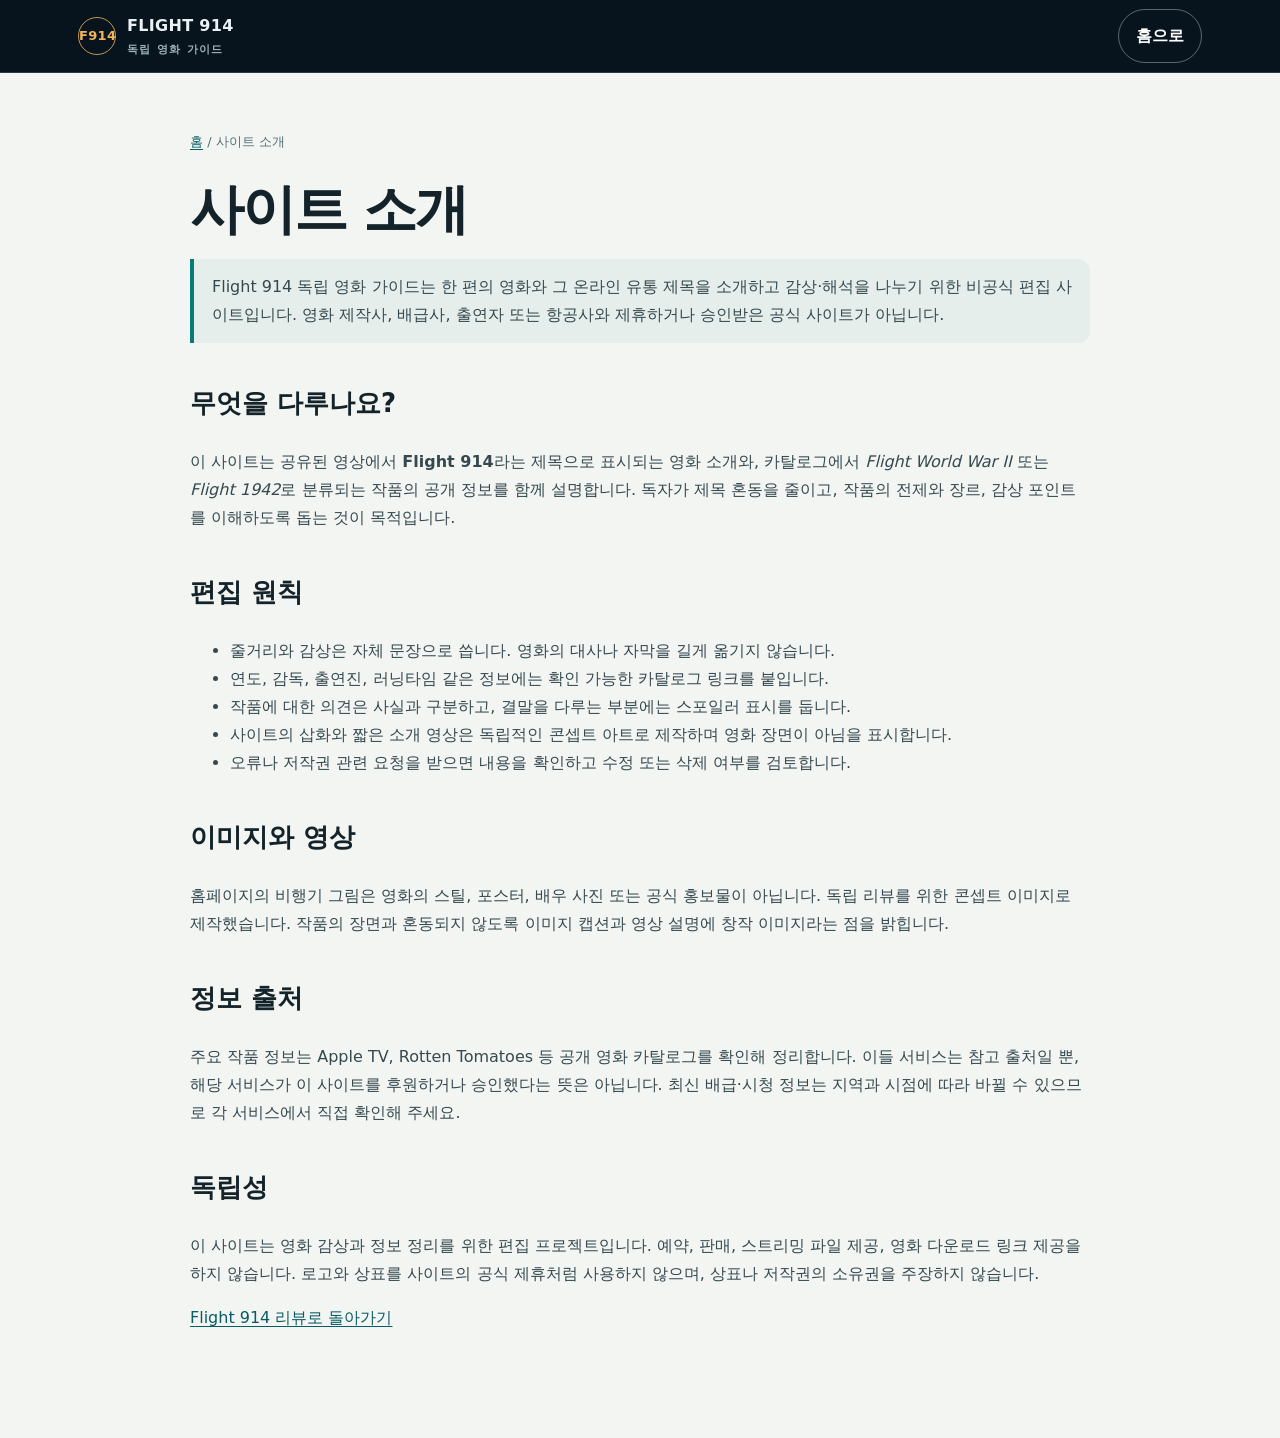
<file: about.html>
<!doctype html><html lang="ko"><head><meta charset="utf-8"><meta name="viewport" content="width=device-width, initial-scale=1"><meta name="description" content="Flight 914 독립 영화 리뷰 사이트의 목적, 편집 방향, 비공식성 및 이미지 제작 원칙을 설명합니다."><title>사이트 소개 | Flight 914 독립 영화 가이드</title><link rel="stylesheet" href="assets/css/site.css"><link rel="canonical" href="https://flight914.github.io/about.html"></head><body class="paper-body"><header class="paper-header"><div class="topbar-inner"><a class="brand" href="index.html"><span class="brand-mark">F914</span><span>FLIGHT 914<small>독립 영화 가이드</small></span></a><a class="btn btn-ghost" href="index.html">홈으로</a></div></header><main class="paper"><div class="crumb"><a href="index.html">홈</a> / 사이트 소개</div><h1>사이트 소개</h1><p class="legal-note">Flight 914 독립 영화 가이드는 한 편의 영화와 그 온라인 유통 제목을 소개하고 감상·해석을 나누기 위한 비공식 편집 사이트입니다. 영화 제작사, 배급사, 출연자 또는 항공사와 제휴하거나 승인받은 공식 사이트가 아닙니다.</p><h2>무엇을 다루나요?</h2><p>이 사이트는 공유된 영상에서 <strong>Flight 914</strong>라는 제목으로 표시되는 영화 소개와, 카탈로그에서 <em>Flight World War II</em> 또는 <em>Flight 1942</em>로 분류되는 작품의 공개 정보를 함께 설명합니다. 독자가 제목 혼동을 줄이고, 작품의 전제와 장르, 감상 포인트를 이해하도록 돕는 것이 목적입니다.</p><h2>편집 원칙</h2><ul><li>줄거리와 감상은 자체 문장으로 씁니다. 영화의 대사나 자막을 길게 옮기지 않습니다.</li><li>연도, 감독, 출연진, 러닝타임 같은 정보에는 확인 가능한 카탈로그 링크를 붙입니다.</li><li>작품에 대한 의견은 사실과 구분하고, 결말을 다루는 부분에는 스포일러 표시를 둡니다.</li><li>사이트의 삽화와 짧은 소개 영상은 독립적인 콘셉트 아트로 제작하며 영화 장면이 아님을 표시합니다.</li><li>오류나 저작권 관련 요청을 받으면 내용을 확인하고 수정 또는 삭제 여부를 검토합니다.</li></ul><h2>이미지와 영상</h2><p>홈페이지의 비행기 그림은 영화의 스틸, 포스터, 배우 사진 또는 공식 홍보물이 아닙니다. 독립 리뷰를 위한 콘셉트 이미지로 제작했습니다. 작품의 장면과 혼동되지 않도록 이미지 캡션과 영상 설명에 창작 이미지라는 점을 밝힙니다.</p><h2>정보 출처</h2><p>주요 작품 정보는 Apple TV, Rotten Tomatoes 등 공개 영화 카탈로그를 확인해 정리합니다. 이들 서비스는 참고 출처일 뿐, 해당 서비스가 이 사이트를 후원하거나 승인했다는 뜻은 아닙니다. 최신 배급·시청 정보는 지역과 시점에 따라 바뀔 수 있으므로 각 서비스에서 직접 확인해 주세요.</p><h2>독립성</h2><p>이 사이트는 영화 감상과 정보 정리를 위한 편집 프로젝트입니다. 예약, 판매, 스트리밍 파일 제공, 영화 다운로드 링크 제공을 하지 않습니다. 로고와 상표를 사이트의 공식 제휴처럼 사용하지 않으며, 상표나 저작권의 소유권을 주장하지 않습니다.</p><p><a href="index.html">Flight 914 리뷰로 돌아가기</a></p></main><script src="assets/js/site.js" defer></script></body></html>
</file>
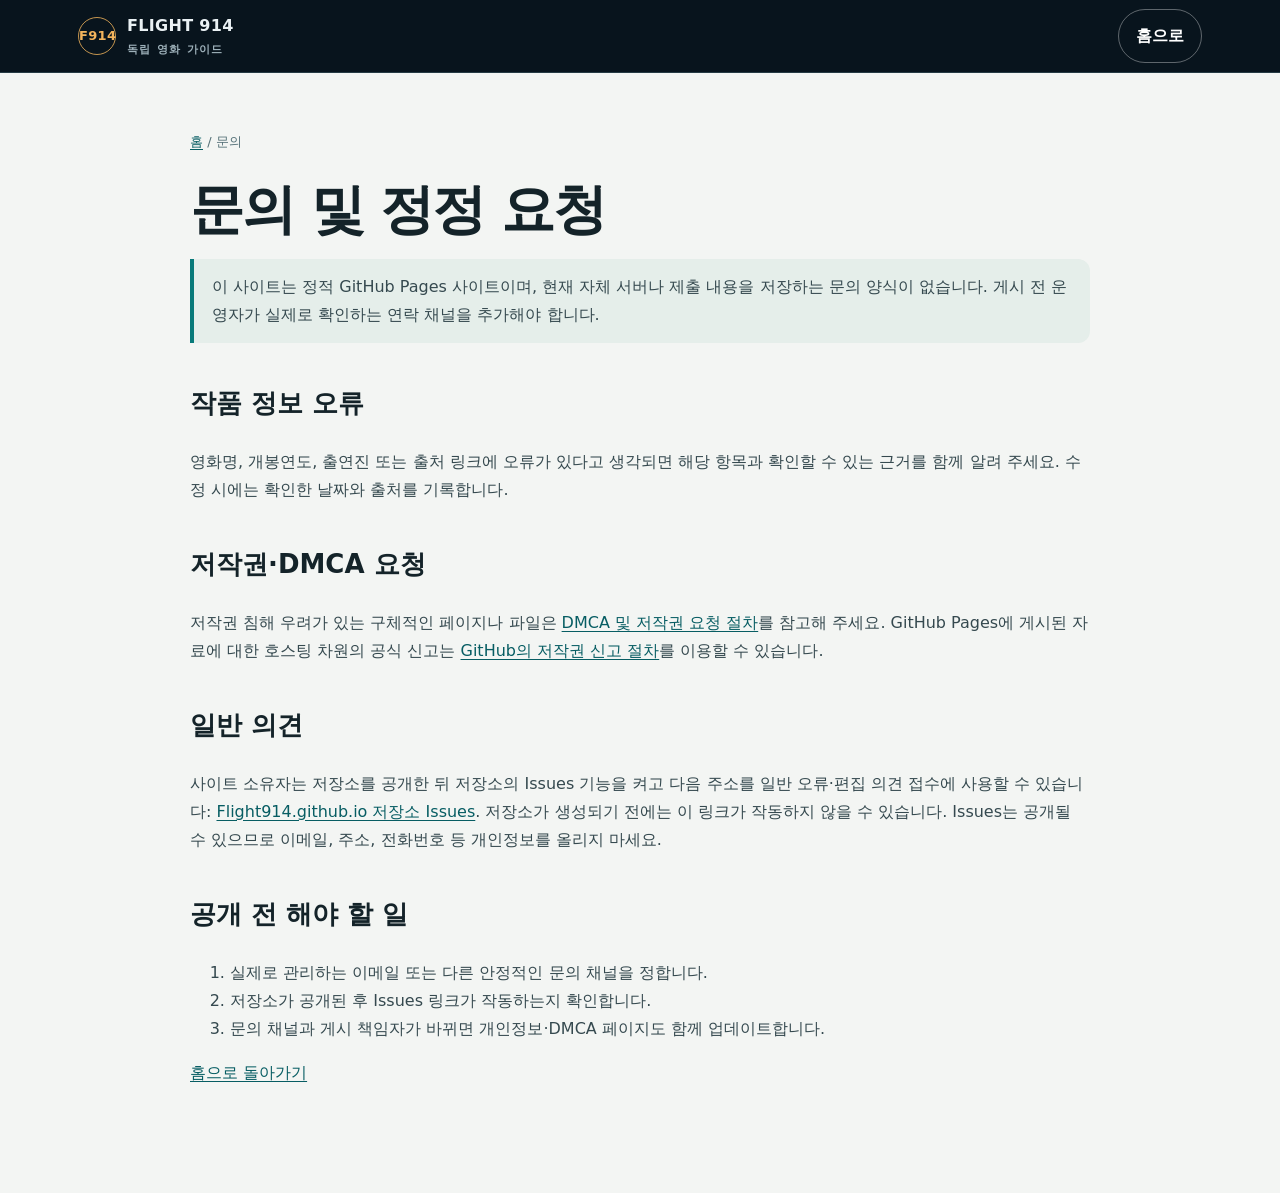
<file: contact.html>
<!doctype html><html lang="ko"><head><meta charset="utf-8"><meta name="viewport" content="width=device-width, initial-scale=1"><meta name="description" content="Flight 914 독립 영화 가이드에 대한 오류 제보, 편집 의견, 저작권 문의 방법."><title>문의 및 정정 요청 | Flight 914</title><link rel="stylesheet" href="assets/css/site.css"><link rel="canonical" href="https://flight914.github.io/contact.html"></head><body class="paper-body"><header class="paper-header"><div class="topbar-inner"><a class="brand" href="index.html"><span class="brand-mark">F914</span><span>FLIGHT 914<small>독립 영화 가이드</small></span></a><a class="btn btn-ghost" href="index.html">홈으로</a></div></header><main class="paper"><div class="crumb"><a href="index.html">홈</a> / 문의</div><h1>문의 및 정정 요청</h1><p class="legal-note">이 사이트는 정적 GitHub Pages 사이트이며, 현재 자체 서버나 제출 내용을 저장하는 문의 양식이 없습니다. 게시 전 운영자가 실제로 확인하는 연락 채널을 추가해야 합니다.</p><h2>작품 정보 오류</h2><p>영화명, 개봉연도, 출연진 또는 출처 링크에 오류가 있다고 생각되면 해당 항목과 확인할 수 있는 근거를 함께 알려 주세요. 수정 시에는 확인한 날짜와 출처를 기록합니다.</p><h2>저작권·DMCA 요청</h2><p>저작권 침해 우려가 있는 구체적인 페이지나 파일은 <a href="dmca.html">DMCA 및 저작권 요청 절차</a>를 참고해 주세요. GitHub Pages에 게시된 자료에 대한 호스팅 차원의 공식 신고는 <a href="https://support.github.com/contact/dmca-takedown" rel="noopener noreferrer">GitHub의 저작권 신고 절차</a>를 이용할 수 있습니다.</p><h2>일반 의견</h2><p>사이트 소유자는 저장소를 공개한 뒤 저장소의 Issues 기능을 켜고 다음 주소를 일반 오류·편집 의견 접수에 사용할 수 있습니다: <a href="https://github.com/Flight914/Flight914.github.io/issues">Flight914.github.io 저장소 Issues</a>. 저장소가 생성되기 전에는 이 링크가 작동하지 않을 수 있습니다. Issues는 공개될 수 있으므로 이메일, 주소, 전화번호 등 개인정보를 올리지 마세요.</p><h2>공개 전 해야 할 일</h2><ol><li>실제로 관리하는 이메일 또는 다른 안정적인 문의 채널을 정합니다.</li><li>저장소가 공개된 후 Issues 링크가 작동하는지 확인합니다.</li><li>문의 채널과 게시 책임자가 바뀌면 개인정보·DMCA 페이지도 함께 업데이트합니다.</li></ol><p><a href="index.html">홈으로 돌아가기</a></p></main><script src="assets/js/site.js" defer></script></body></html>
</file>
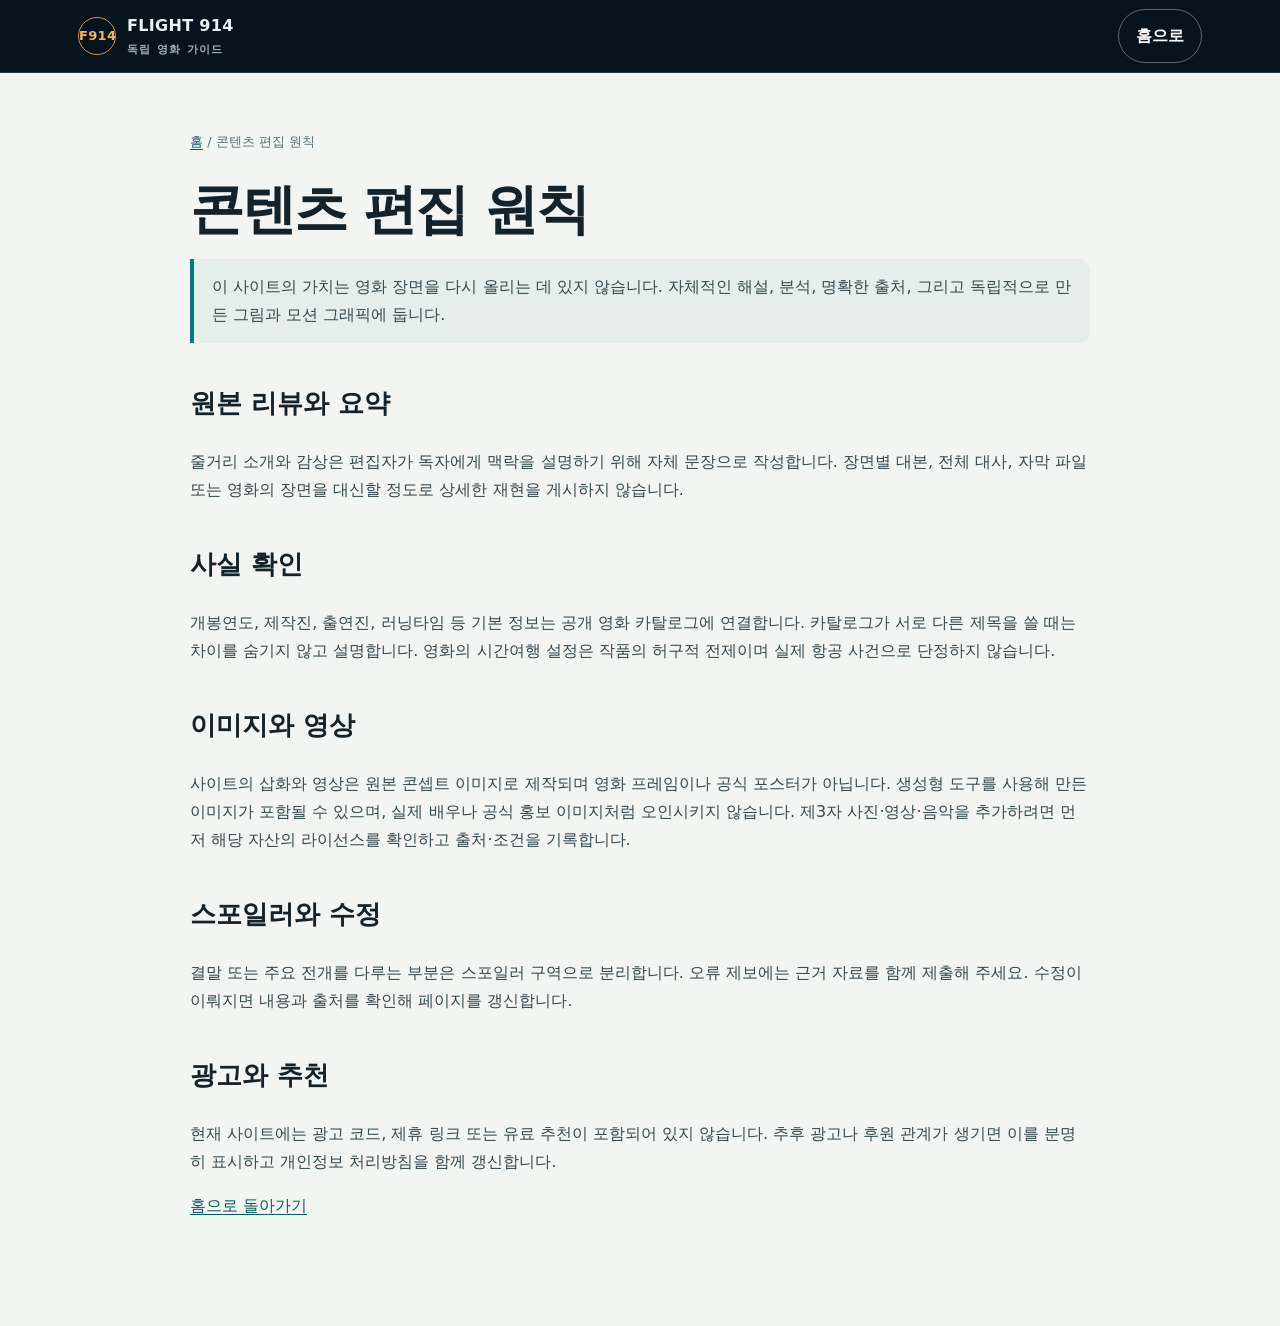
<file: content-policy.html>
<!doctype html><html lang="ko"><head><meta charset="utf-8"><meta name="viewport" content="width=device-width, initial-scale=1"><meta name="description" content="Flight 914 사이트의 원본성, 출처 표시, 스포일러 및 수정 원칙."><title>콘텐츠 편집 원칙 | Flight 914</title><link rel="stylesheet" href="assets/css/site.css"><link rel="canonical" href="https://flight914.github.io/content-policy.html"></head><body class="paper-body"><header class="paper-header"><div class="topbar-inner"><a class="brand" href="index.html"><span class="brand-mark">F914</span><span>FLIGHT 914<small>독립 영화 가이드</small></span></a><a class="btn btn-ghost" href="index.html">홈으로</a></div></header><main class="paper"><div class="crumb"><a href="index.html">홈</a> / 콘텐츠 편집 원칙</div><h1>콘텐츠 편집 원칙</h1><p class="legal-note">이 사이트의 가치는 영화 장면을 다시 올리는 데 있지 않습니다. 자체적인 해설, 분석, 명확한 출처, 그리고 독립적으로 만든 그림과 모션 그래픽에 둡니다.</p><h2>원본 리뷰와 요약</h2><p>줄거리 소개와 감상은 편집자가 독자에게 맥락을 설명하기 위해 자체 문장으로 작성합니다. 장면별 대본, 전체 대사, 자막 파일 또는 영화의 장면을 대신할 정도로 상세한 재현을 게시하지 않습니다.</p><h2>사실 확인</h2><p>개봉연도, 제작진, 출연진, 러닝타임 등 기본 정보는 공개 영화 카탈로그에 연결합니다. 카탈로그가 서로 다른 제목을 쓸 때는 차이를 숨기지 않고 설명합니다. 영화의 시간여행 설정은 작품의 허구적 전제이며 실제 항공 사건으로 단정하지 않습니다.</p><h2>이미지와 영상</h2><p>사이트의 삽화와 영상은 원본 콘셉트 이미지로 제작되며 영화 프레임이나 공식 포스터가 아닙니다. 생성형 도구를 사용해 만든 이미지가 포함될 수 있으며, 실제 배우나 공식 홍보 이미지처럼 오인시키지 않습니다. 제3자 사진·영상·음악을 추가하려면 먼저 해당 자산의 라이선스를 확인하고 출처·조건을 기록합니다.</p><h2>스포일러와 수정</h2><p>결말 또는 주요 전개를 다루는 부분은 스포일러 구역으로 분리합니다. 오류 제보에는 근거 자료를 함께 제출해 주세요. 수정이 이뤄지면 내용과 출처를 확인해 페이지를 갱신합니다.</p><h2>광고와 추천</h2><p>현재 사이트에는 광고 코드, 제휴 링크 또는 유료 추천이 포함되어 있지 않습니다. 추후 광고나 후원 관계가 생기면 이를 분명히 표시하고 개인정보 처리방침을 함께 갱신합니다.</p><p><a href="index.html">홈으로 돌아가기</a></p></main><script src="assets/js/site.js" defer></script></body></html>
</file>
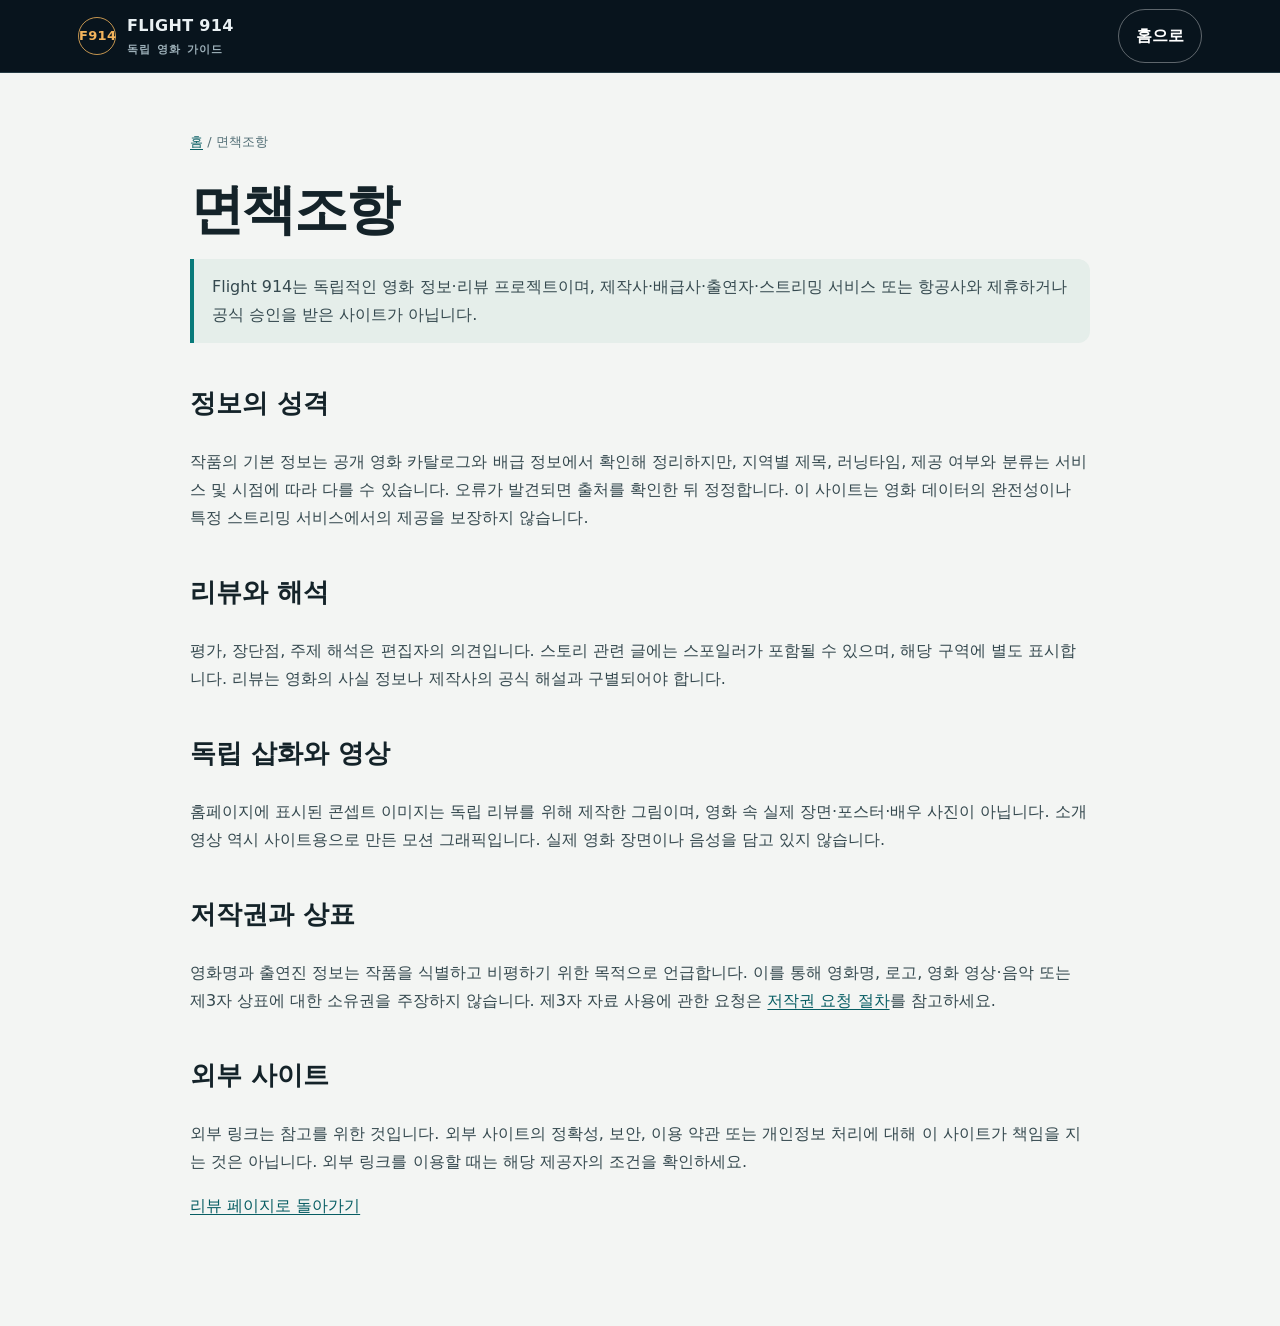
<file: disclaimer.html>
<!doctype html><html lang="ko"><head><meta charset="utf-8"><meta name="viewport" content="width=device-width, initial-scale=1"><meta name="description" content="Flight 914 영화 리뷰 사이트의 비공식성, 정보 정확성, 스포일러와 저작권 관련 안내."><title>면책조항 | Flight 914</title><link rel="stylesheet" href="assets/css/site.css"><link rel="canonical" href="https://flight914.github.io/disclaimer.html"></head><body class="paper-body"><header class="paper-header"><div class="topbar-inner"><a class="brand" href="index.html"><span class="brand-mark">F914</span><span>FLIGHT 914<small>독립 영화 가이드</small></span></a><a class="btn btn-ghost" href="index.html">홈으로</a></div></header><main class="paper"><div class="crumb"><a href="index.html">홈</a> / 면책조항</div><h1>면책조항</h1><p class="legal-note">Flight 914는 독립적인 영화 정보·리뷰 프로젝트이며, 제작사·배급사·출연자·스트리밍 서비스 또는 항공사와 제휴하거나 공식 승인을 받은 사이트가 아닙니다.</p><h2>정보의 성격</h2><p>작품의 기본 정보는 공개 영화 카탈로그와 배급 정보에서 확인해 정리하지만, 지역별 제목, 러닝타임, 제공 여부와 분류는 서비스 및 시점에 따라 다를 수 있습니다. 오류가 발견되면 출처를 확인한 뒤 정정합니다. 이 사이트는 영화 데이터의 완전성이나 특정 스트리밍 서비스에서의 제공을 보장하지 않습니다.</p><h2>리뷰와 해석</h2><p>평가, 장단점, 주제 해석은 편집자의 의견입니다. 스토리 관련 글에는 스포일러가 포함될 수 있으며, 해당 구역에 별도 표시합니다. 리뷰는 영화의 사실 정보나 제작사의 공식 해설과 구별되어야 합니다.</p><h2>독립 삽화와 영상</h2><p>홈페이지에 표시된 콘셉트 이미지는 독립 리뷰를 위해 제작한 그림이며, 영화 속 실제 장면·포스터·배우 사진이 아닙니다. 소개 영상 역시 사이트용으로 만든 모션 그래픽입니다. 실제 영화 장면이나 음성을 담고 있지 않습니다.</p><h2>저작권과 상표</h2><p>영화명과 출연진 정보는 작품을 식별하고 비평하기 위한 목적으로 언급합니다. 이를 통해 영화명, 로고, 영화 영상·음악 또는 제3자 상표에 대한 소유권을 주장하지 않습니다. 제3자 자료 사용에 관한 요청은 <a href="dmca.html">저작권 요청 절차</a>를 참고하세요.</p><h2>외부 사이트</h2><p>외부 링크는 참고를 위한 것입니다. 외부 사이트의 정확성, 보안, 이용 약관 또는 개인정보 처리에 대해 이 사이트가 책임을 지는 것은 아닙니다. 외부 링크를 이용할 때는 해당 제공자의 조건을 확인하세요.</p><p><a href="index.html">리뷰 페이지로 돌아가기</a></p></main><script src="assets/js/site.js" defer></script></body></html>
</file>
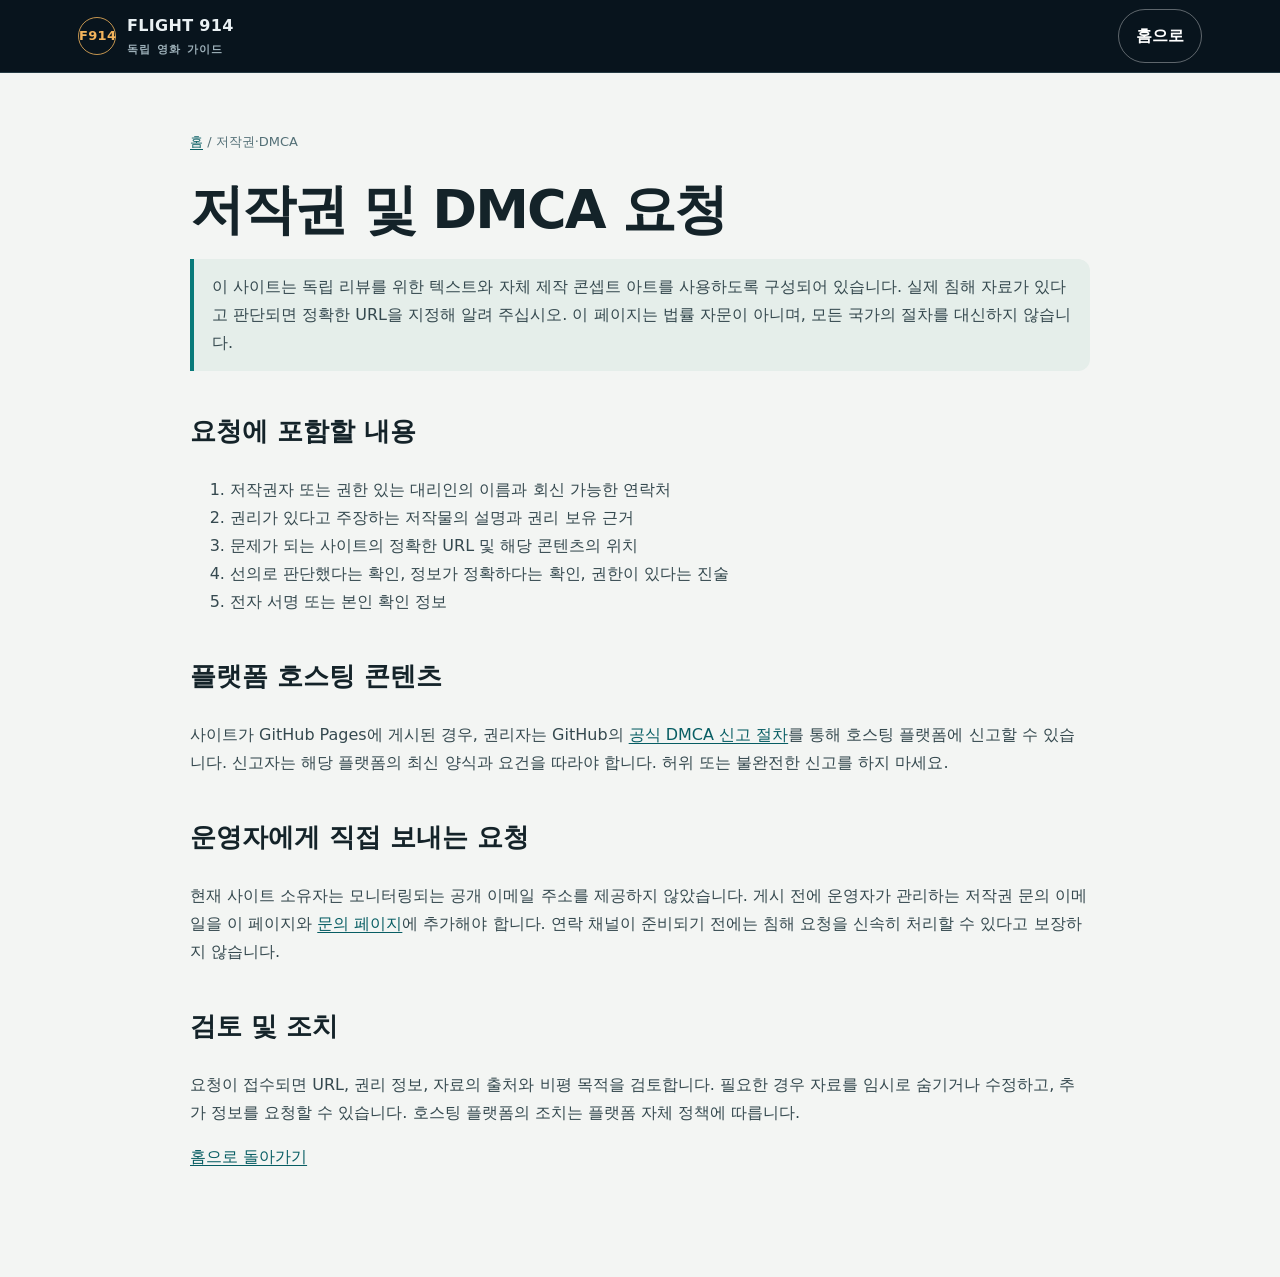
<file: dmca.html>
<!doctype html><html lang="ko"><head><meta charset="utf-8"><meta name="viewport" content="width=device-width, initial-scale=1"><meta name="description" content="Flight 914 사이트의 저작권 침해 신고, 수정 및 삭제 요청 절차."><title>저작권·DMCA 요청 | Flight 914</title><link rel="stylesheet" href="assets/css/site.css"><link rel="canonical" href="https://flight914.github.io/dmca.html"></head><body class="paper-body"><header class="paper-header"><div class="topbar-inner"><a class="brand" href="index.html"><span class="brand-mark">F914</span><span>FLIGHT 914<small>독립 영화 가이드</small></span></a><a class="btn btn-ghost" href="index.html">홈으로</a></div></header><main class="paper"><div class="crumb"><a href="index.html">홈</a> / 저작권·DMCA</div><h1>저작권 및 DMCA 요청</h1><p class="legal-note">이 사이트는 독립 리뷰를 위한 텍스트와 자체 제작 콘셉트 아트를 사용하도록 구성되어 있습니다. 실제 침해 자료가 있다고 판단되면 정확한 URL을 지정해 알려 주십시오. 이 페이지는 법률 자문이 아니며, 모든 국가의 절차를 대신하지 않습니다.</p><h2>요청에 포함할 내용</h2><ol><li>저작권자 또는 권한 있는 대리인의 이름과 회신 가능한 연락처</li><li>권리가 있다고 주장하는 저작물의 설명과 권리 보유 근거</li><li>문제가 되는 사이트의 정확한 URL 및 해당 콘텐츠의 위치</li><li>선의로 판단했다는 확인, 정보가 정확하다는 확인, 권한이 있다는 진술</li><li>전자 서명 또는 본인 확인 정보</li></ol><h2>플랫폼 호스팅 콘텐츠</h2><p>사이트가 GitHub Pages에 게시된 경우, 권리자는 GitHub의 <a href="https://support.github.com/contact/dmca-takedown" rel="noopener noreferrer">공식 DMCA 신고 절차</a>를 통해 호스팅 플랫폼에 신고할 수 있습니다. 신고자는 해당 플랫폼의 최신 양식과 요건을 따라야 합니다. 허위 또는 불완전한 신고를 하지 마세요.</p><h2>운영자에게 직접 보내는 요청</h2><p>현재 사이트 소유자는 모니터링되는 공개 이메일 주소를 제공하지 않았습니다. 게시 전에 운영자가 관리하는 저작권 문의 이메일을 이 페이지와 <a href="contact.html">문의 페이지</a>에 추가해야 합니다. 연락 채널이 준비되기 전에는 침해 요청을 신속히 처리할 수 있다고 보장하지 않습니다.</p><h2>검토 및 조치</h2><p>요청이 접수되면 URL, 권리 정보, 자료의 출처와 비평 목적을 검토합니다. 필요한 경우 자료를 임시로 숨기거나 수정하고, 추가 정보를 요청할 수 있습니다. 호스팅 플랫폼의 조치는 플랫폼 자체 정책에 따릅니다.</p><p><a href="index.html">홈으로 돌아가기</a></p></main><script src="assets/js/site.js" defer></script></body></html>
</file>
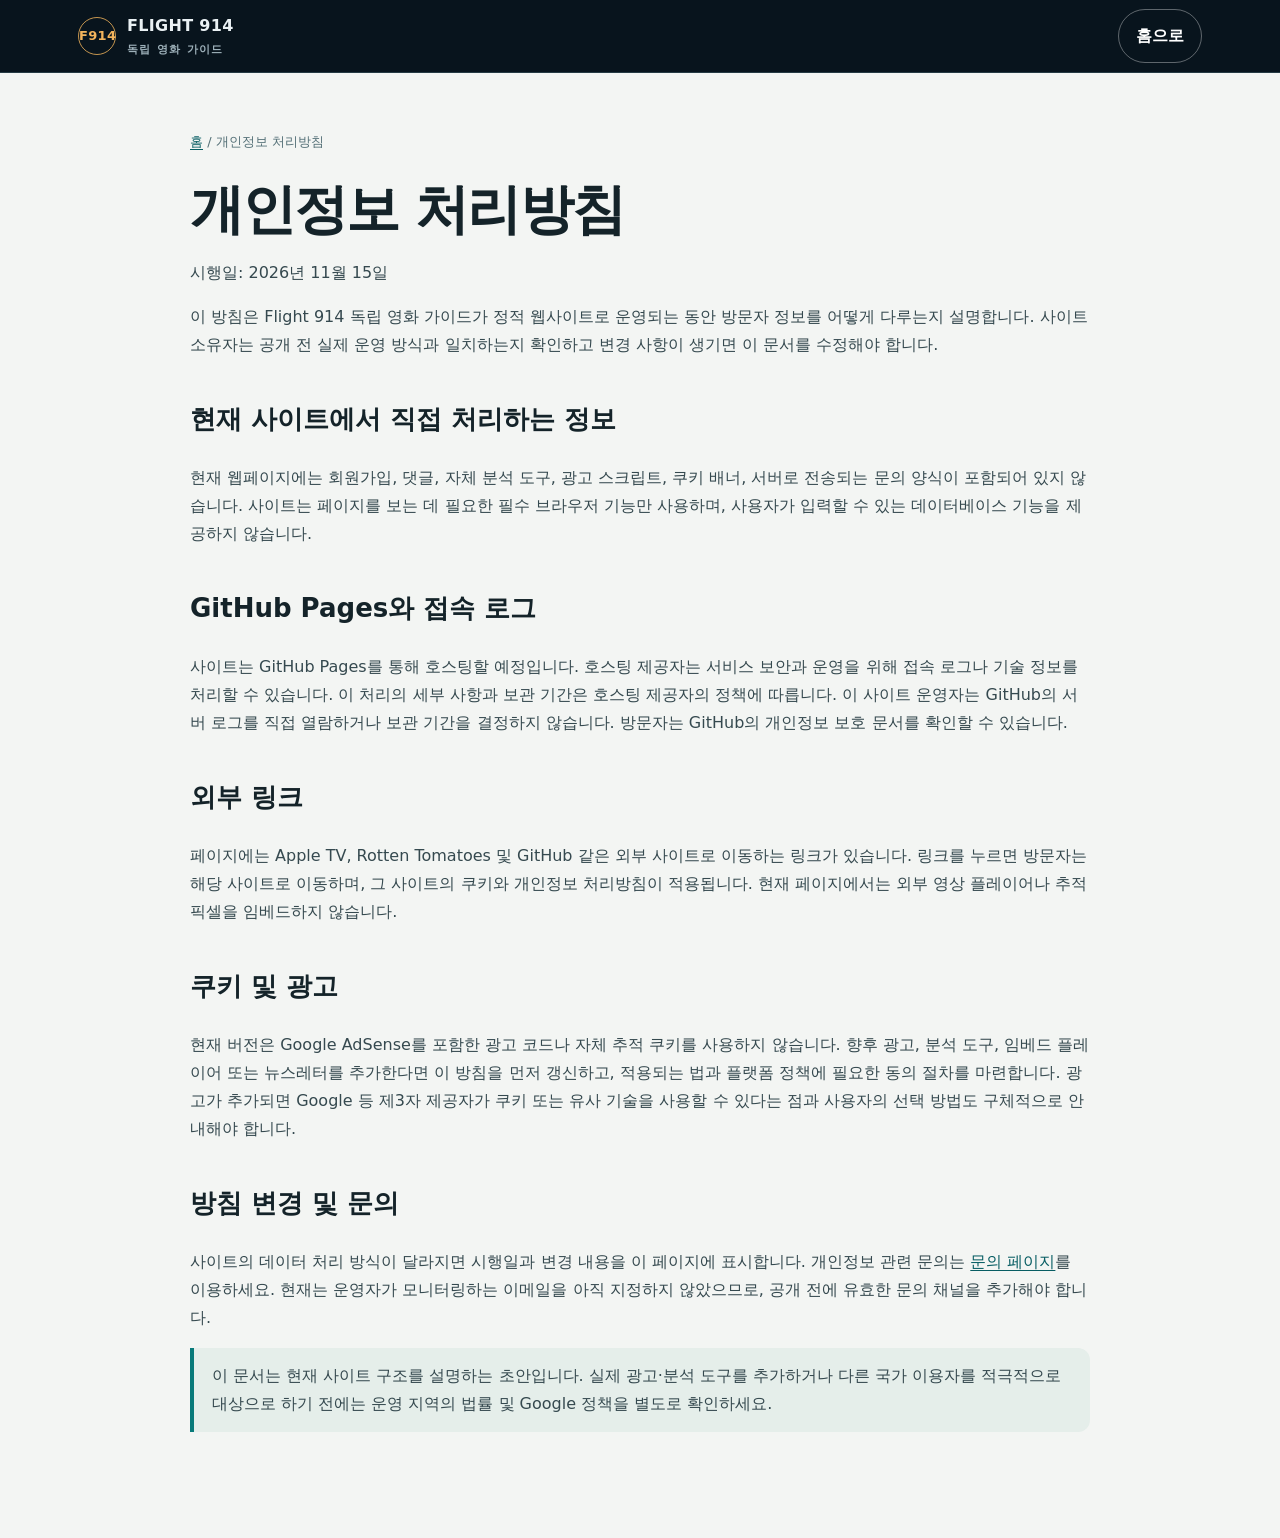
<file: privacy.html>
<!doctype html><html lang="ko"><head><meta charset="utf-8"><meta name="viewport" content="width=device-width, initial-scale=1"><meta name="description" content="Flight 914 독립 영화 가이드의 개인정보, 쿠키, 외부 링크 및 정적 호스팅 안내."><title>개인정보 처리방침 | Flight 914</title><link rel="stylesheet" href="assets/css/site.css"><link rel="canonical" href="https://flight914.github.io/privacy.html"></head><body class="paper-body"><header class="paper-header"><div class="topbar-inner"><a class="brand" href="index.html"><span class="brand-mark">F914</span><span>FLIGHT 914<small>독립 영화 가이드</small></span></a><a class="btn btn-ghost" href="index.html">홈으로</a></div></header><main class="paper"><div class="crumb"><a href="index.html">홈</a> / 개인정보 처리방침</div><h1>개인정보 처리방침</h1><p class="muted">시행일: 2026년 11월 15일</p><p>이 방침은 Flight 914 독립 영화 가이드가 정적 웹사이트로 운영되는 동안 방문자 정보를 어떻게 다루는지 설명합니다. 사이트 소유자는 공개 전 실제 운영 방식과 일치하는지 확인하고 변경 사항이 생기면 이 문서를 수정해야 합니다.</p><h2>현재 사이트에서 직접 처리하는 정보</h2><p>현재 웹페이지에는 회원가입, 댓글, 자체 분석 도구, 광고 스크립트, 쿠키 배너, 서버로 전송되는 문의 양식이 포함되어 있지 않습니다. 사이트는 페이지를 보는 데 필요한 필수 브라우저 기능만 사용하며, 사용자가 입력할 수 있는 데이터베이스 기능을 제공하지 않습니다.</p><h2>GitHub Pages와 접속 로그</h2><p>사이트는 GitHub Pages를 통해 호스팅할 예정입니다. 호스팅 제공자는 서비스 보안과 운영을 위해 접속 로그나 기술 정보를 처리할 수 있습니다. 이 처리의 세부 사항과 보관 기간은 호스팅 제공자의 정책에 따릅니다. 이 사이트 운영자는 GitHub의 서버 로그를 직접 열람하거나 보관 기간을 결정하지 않습니다. 방문자는 GitHub의 개인정보 보호 문서를 확인할 수 있습니다.</p><h2>외부 링크</h2><p>페이지에는 Apple TV, Rotten Tomatoes 및 GitHub 같은 외부 사이트로 이동하는 링크가 있습니다. 링크를 누르면 방문자는 해당 사이트로 이동하며, 그 사이트의 쿠키와 개인정보 처리방침이 적용됩니다. 현재 페이지에서는 외부 영상 플레이어나 추적 픽셀을 임베드하지 않습니다.</p><h2>쿠키 및 광고</h2><p>현재 버전은 Google AdSense를 포함한 광고 코드나 자체 추적 쿠키를 사용하지 않습니다. 향후 광고, 분석 도구, 임베드 플레이어 또는 뉴스레터를 추가한다면 이 방침을 먼저 갱신하고, 적용되는 법과 플랫폼 정책에 필요한 동의 절차를 마련합니다. 광고가 추가되면 Google 등 제3자 제공자가 쿠키 또는 유사 기술을 사용할 수 있다는 점과 사용자의 선택 방법도 구체적으로 안내해야 합니다.</p><h2>방침 변경 및 문의</h2><p>사이트의 데이터 처리 방식이 달라지면 시행일과 변경 내용을 이 페이지에 표시합니다. 개인정보 관련 문의는 <a href="contact.html">문의 페이지</a>를 이용하세요. 현재는 운영자가 모니터링하는 이메일을 아직 지정하지 않았으므로, 공개 전에 유효한 문의 채널을 추가해야 합니다.</p><p class="legal-note">이 문서는 현재 사이트 구조를 설명하는 초안입니다. 실제 광고·분석 도구를 추가하거나 다른 국가 이용자를 적극적으로 대상으로 하기 전에는 운영 지역의 법률 및 Google 정책을 별도로 확인하세요.</p></main><script src="assets/js/site.js" defer></script></body></html>
</file>
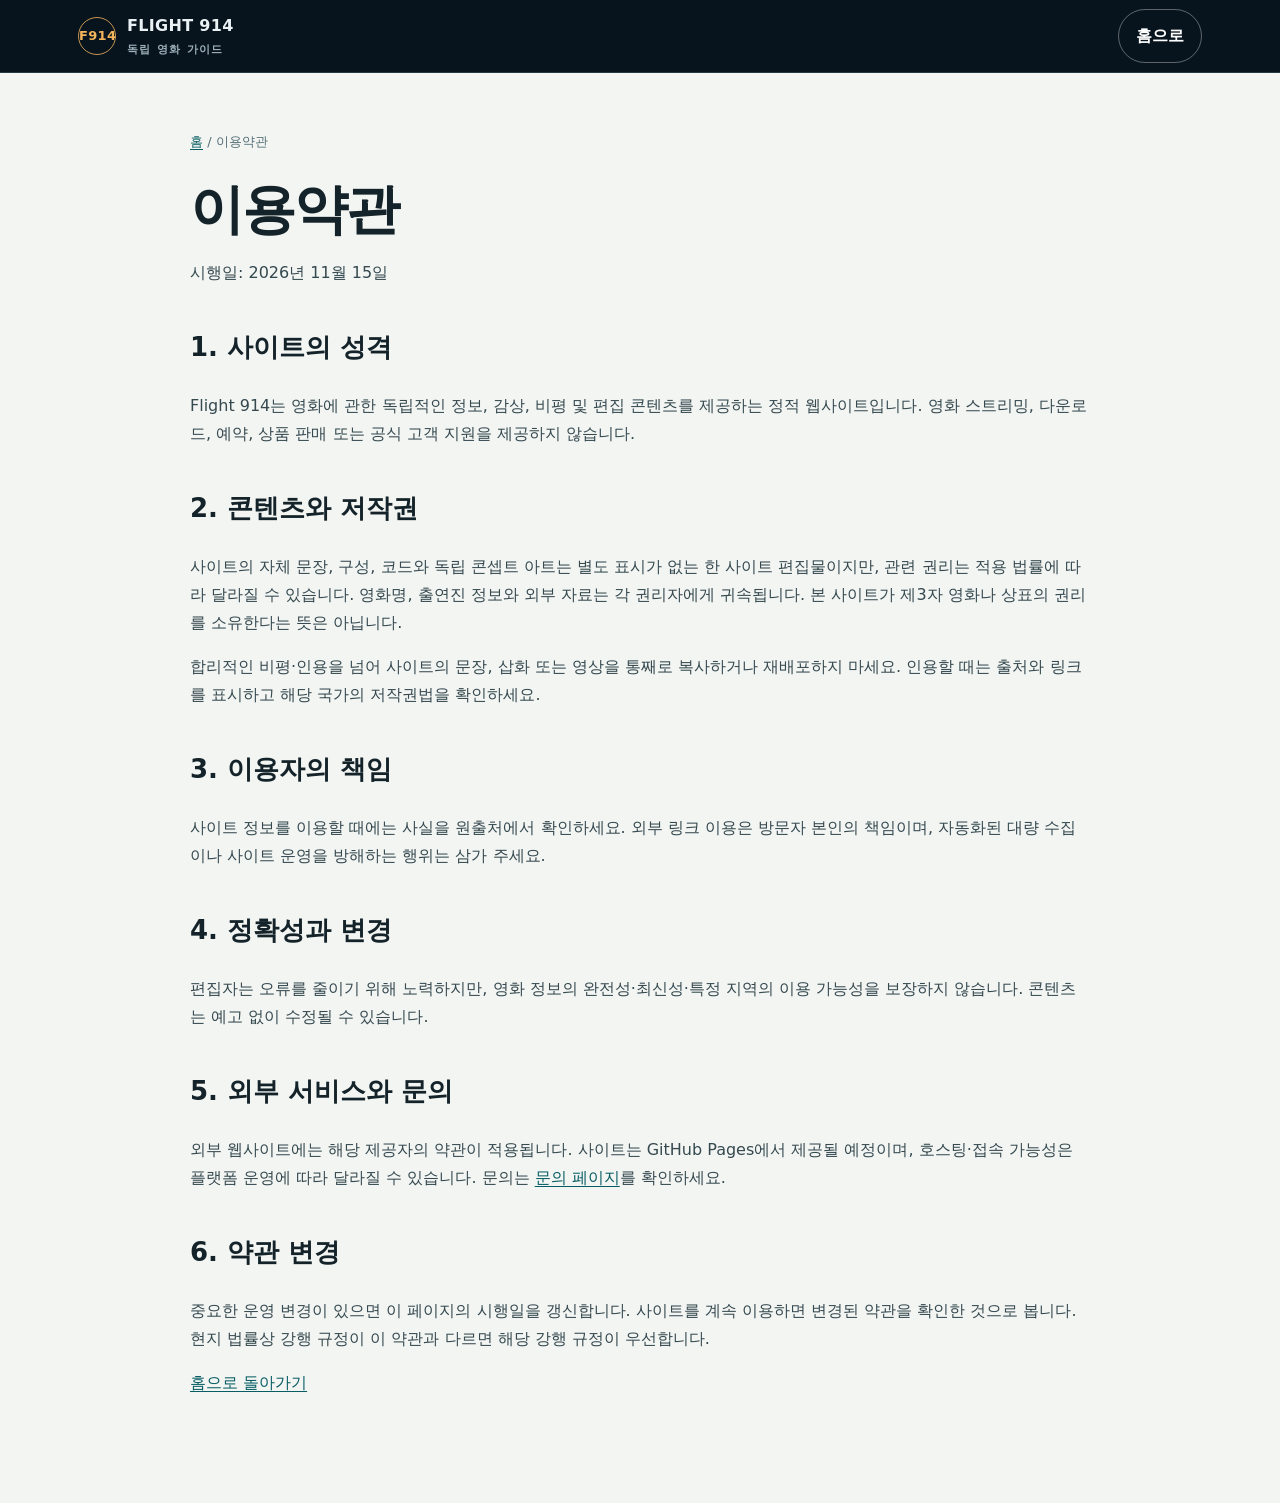
<file: terms.html>
<!doctype html><html lang="ko"><head><meta charset="utf-8"><meta name="viewport" content="width=device-width, initial-scale=1"><meta name="description" content="Flight 914 독립 영화 가이드의 이용 약관 및 콘텐츠 사용 안내."><title>이용약관 | Flight 914</title><link rel="stylesheet" href="assets/css/site.css"><link rel="canonical" href="https://flight914.github.io/terms.html"></head><body class="paper-body"><header class="paper-header"><div class="topbar-inner"><a class="brand" href="index.html"><span class="brand-mark">F914</span><span>FLIGHT 914<small>독립 영화 가이드</small></span></a><a class="btn btn-ghost" href="index.html">홈으로</a></div></header><main class="paper"><div class="crumb"><a href="index.html">홈</a> / 이용약관</div><h1>이용약관</h1><p class="muted">시행일: 2026년 11월 15일</p><h2>1. 사이트의 성격</h2><p>Flight 914는 영화에 관한 독립적인 정보, 감상, 비평 및 편집 콘텐츠를 제공하는 정적 웹사이트입니다. 영화 스트리밍, 다운로드, 예약, 상품 판매 또는 공식 고객 지원을 제공하지 않습니다.</p><h2>2. 콘텐츠와 저작권</h2><p>사이트의 자체 문장, 구성, 코드와 독립 콘셉트 아트는 별도 표시가 없는 한 사이트 편집물이지만, 관련 권리는 적용 법률에 따라 달라질 수 있습니다. 영화명, 출연진 정보와 외부 자료는 각 권리자에게 귀속됩니다. 본 사이트가 제3자 영화나 상표의 권리를 소유한다는 뜻은 아닙니다.</p><p>합리적인 비평·인용을 넘어 사이트의 문장, 삽화 또는 영상을 통째로 복사하거나 재배포하지 마세요. 인용할 때는 출처와 링크를 표시하고 해당 국가의 저작권법을 확인하세요.</p><h2>3. 이용자의 책임</h2><p>사이트 정보를 이용할 때에는 사실을 원출처에서 확인하세요. 외부 링크 이용은 방문자 본인의 책임이며, 자동화된 대량 수집이나 사이트 운영을 방해하는 행위는 삼가 주세요.</p><h2>4. 정확성과 변경</h2><p>편집자는 오류를 줄이기 위해 노력하지만, 영화 정보의 완전성·최신성·특정 지역의 이용 가능성을 보장하지 않습니다. 콘텐츠는 예고 없이 수정될 수 있습니다.</p><h2>5. 외부 서비스와 문의</h2><p>외부 웹사이트에는 해당 제공자의 약관이 적용됩니다. 사이트는 GitHub Pages에서 제공될 예정이며, 호스팅·접속 가능성은 플랫폼 운영에 따라 달라질 수 있습니다. 문의는 <a href="contact.html">문의 페이지</a>를 확인하세요.</p><h2>6. 약관 변경</h2><p>중요한 운영 변경이 있으면 이 페이지의 시행일을 갱신합니다. 사이트를 계속 이용하면 변경된 약관을 확인한 것으로 봅니다. 현지 법률상 강행 규정이 이 약관과 다르면 해당 강행 규정이 우선합니다.</p><p><a href="index.html">홈으로 돌아가기</a></p></main><script src="assets/js/site.js" defer></script></body></html>
</file>
<file: assets/css/site.css>
@charset "utf-8";
:root{--ink:#eaf1f4;--muted:#9db0b9;--bg:#08141d;--panel:#10232d;--panel2:#142b36;--line:#29414b;--gold:#f3b45c;--cyan:#73d4d4;--paper:#f3f5f3;--paper-ink:#142329;--paper-muted:#52636a;--radius:22px;--max:1160px;--shadow:0 20px 55px rgba(0,0,0,.22)}
*{box-sizing:border-box}html{scroll-behavior:smooth;scroll-padding-top:90px}body{margin:0;background:var(--bg);color:var(--ink);font-family:system-ui,-apple-system,"Noto Sans KR","Malgun Gothic",sans-serif;line-height:1.75}img,video{display:block;max-width:100%}a{color:var(--cyan);text-underline-offset:3px}a:hover{color:#b2f1ea}button{font:inherit}.skip{position:absolute;left:-9999px;top:8px;padding:10px 14px;background:#fff;color:#111;z-index:99}.skip:focus{left:8px}.wrap{width:min(var(--max),calc(100% - 36px));margin-inline:auto}.topbar{position:sticky;top:0;z-index:30;background:rgba(8,20,29,.94);backdrop-filter:blur(14px);border-bottom:1px solid rgba(255,255,255,.09)}.topbar-inner{min-height:72px;display:flex;align-items:center;justify-content:space-between;gap:20px}.brand{display:flex;align-items:center;gap:11px;color:var(--ink);text-decoration:none;font-weight:850;letter-spacing:.02em}.brand-mark{width:38px;height:38px;display:grid;place-items:center;border:1px solid rgba(243,180,92,.8);color:var(--gold);border-radius:50%;font-size:13px}.brand small{display:block;color:var(--muted);font-size:11px;letter-spacing:.12em;text-transform:uppercase}.nav{display:flex;align-items:center;gap:17px}.nav a{color:#d9e3e6;text-decoration:none;font-size:13px}.nav a:hover{color:var(--gold)}.nav-toggle{display:none;background:transparent;color:var(--ink);border:1px solid var(--line);border-radius:999px;padding:8px 13px}.hero{position:relative;min-height:590px;display:grid;align-items:end;overflow:hidden;border-radius:0 0 34px 34px;background:#112733}.hero:before{content:"";position:absolute;inset:0;background:linear-gradient(90deg,rgba(4,13,20,.90) 0%,rgba(4,13,20,.57) 44%,rgba(4,13,20,.12) 100%),linear-gradient(0deg,rgba(4,13,20,.86),transparent 62%),url('../images/hero-storm-flight.jpg') center/cover}.hero-inner{position:relative;z-index:1;padding:76px max(28px,calc((100vw - var(--max))/2)) 62px;max-width:930px}.eyebrow{color:var(--gold);font-size:12px;font-weight:800;letter-spacing:.18em;text-transform:uppercase}.hero h1{max-width:780px;margin:14px 0 18px;font-size:clamp(42px,7vw,82px);line-height:1.06;letter-spacing:-.055em}.hero p{max-width:710px;color:#d3e0e3;font-size:clamp(16px,2vw,19px)}.hero-actions{display:flex;flex-wrap:wrap;gap:12px;margin-top:27px}.btn{display:inline-flex;align-items:center;gap:8px;padding:12px 17px;border-radius:999px;text-decoration:none;font-weight:800}.btn-primary{background:var(--gold);color:#17232a}.btn-ghost{border:1px solid rgba(255,255,255,.35);color:#fff}.notice{margin:22px auto 0;padding:13px 16px;border:1px solid #59452b;background:#241f19;color:#f6d9ac;border-radius:13px;font-size:13px}.section{padding:72px 0}.section-head{display:flex;justify-content:space-between;align-items:end;gap:24px;margin-bottom:26px}.section h2,.paper h1{margin:0 0 12px;font-size:clamp(28px,4vw,43px);line-height:1.2;letter-spacing:-.035em}.section-lead{max-width:730px;color:var(--muted);margin:0}.grid-2{display:grid;grid-template-columns:1fr 1fr;gap:20px}.grid-3{display:grid;grid-template-columns:repeat(3,1fr);gap:18px}.card{background:var(--panel);border:1px solid var(--line);border-radius:var(--radius);padding:25px;box-shadow:var(--shadow)}.card h3{margin:0 0 11px;color:#fff;font-size:21px;line-height:1.35}.card p{margin:0 0 14px;color:#c4d1d5}.card p:last-child{margin-bottom:0}.pill{display:inline-block;padding:5px 10px;border:1px solid #35515c;border-radius:999px;color:var(--cyan);font-size:12px;font-weight:750}.muted{color:var(--muted)}.light-section{background:var(--paper);color:var(--paper-ink)}.light-section .section-lead,.light-section .muted{color:var(--paper-muted)}.light-section .card{background:#fff;border-color:#dce4e1;box-shadow:0 12px 35px rgba(10,30,34,.08)}.light-section .card h3{color:var(--paper-ink)}.light-section .card p{color:#40535a}.light-section a{color:#075d63}.facts{width:100%;border-collapse:collapse;overflow:hidden;border-radius:16px;background:#fff;color:#18292e}.facts th,.facts td{padding:14px 16px;border-bottom:1px solid #dce5e2;text-align:left;vertical-align:top}.facts th{width:30%;background:#edf3f0;color:#26454c}.facts tr:last-child th,.facts tr:last-child td{border-bottom:0}.slider{position:relative;overflow:hidden;border-radius:var(--radius);background:#0c1a22;border:1px solid var(--line)}.slide{display:none;min-height:460px;position:relative}.slide.active{display:block}.slide img{width:100%;height:clamp(300px,55vw,560px);object-fit:cover;opacity:.86}.slide-caption{position:absolute;left:0;right:0;bottom:0;padding:38px 30px 24px;background:linear-gradient(transparent,rgba(3,11,17,.95));}.slide-caption h3{margin:0 0 5px;font-size:24px}.slide-caption p{margin:0;color:#c9d8dc}.slider-controls{display:flex;align-items:center;justify-content:space-between;gap:12px;padding:12px 16px}.slider-controls button{border:1px solid var(--line);border-radius:999px;background:var(--panel2);color:#fff;padding:8px 14px;cursor:pointer}.dots{display:flex;gap:8px}.dot{width:9px;height:9px;border:0;border-radius:50%;background:#59717b;padding:0}.dot[aria-current="true"]{background:var(--gold)}.video-box{padding:18px;background:#02090d;border-radius:var(--radius);border:1px solid #273e48}.video-box video{width:100%;max-height:580px;background:#000;border-radius:13px}.video-note{font-size:13px;color:#aabcc3;margin:12px 4px 2px}.two-col{display:grid;grid-template-columns:minmax(0,1.6fr) minmax(240px,.8fr);gap:24px;align-items:start}.toc{position:sticky;top:94px}.toc ol{padding-left:20px;margin-bottom:0}.toc li{margin:7px 0}.toc a{color:#b5e6e3}.article-copy h3{margin:28px 0 8px;font-size:22px;color:#fff}.article-copy p{color:#d0dcdf;margin:0 0 18px}.article-copy .callout{border-left:3px solid var(--gold);padding:16px 18px;background:#14242b;border-radius:0 13px 13px 0;color:#e5edf0}.source-list li{margin:10px 0}.spoiler{border:1px solid var(--line);border-radius:16px;padding:16px 18px;background:#10212a}.spoiler summary{cursor:pointer;font-weight:800;color:var(--gold)}.spoiler-content{padding-top:12px;color:#ccd8dc}.tag-row{display:flex;flex-wrap:wrap;gap:8px;margin:16px 0}.tag{border-radius:999px;background:#19323e;border:1px solid #34515d;padding:6px 10px;color:#c4dadd;font-size:12px}.faq details{padding:18px 0;border-bottom:1px solid var(--line)}.faq summary{font-weight:800;cursor:pointer}.faq p{color:#c5d2d6}.footer{border-top:1px solid var(--line);padding:45px 0 28px;color:var(--muted);font-size:13px}.footer-grid{display:grid;grid-template-columns:2fr 1fr 1fr;gap:30px}.footer h2,.footer h3{color:#f0f5f5}.footer-links{display:grid;gap:8px}.footer-links a{color:#b7c9cf}.footer-bottom{display:flex;justify-content:space-between;gap:18px;border-top:1px solid var(--line);padding-top:18px;margin-top:30px;font-size:12px}.paper-body{background:var(--paper);color:var(--paper-ink);min-height:100vh}.paper{width:min(900px,calc(100% - 36px));margin:0 auto;padding:58px 0 90px}.paper .crumb{font-size:13px;color:#547077;margin-bottom:24px}.paper h1{font-size:clamp(34px,5vw,54px)}.paper h2{margin-top:38px;font-size:26px}.paper h3{margin-top:26px;font-size:19px}.paper p,.paper li{color:#35494f}.paper a{color:#075d63}.paper .legal-note{background:#e5eeea;border-left:4px solid #087a7a;padding:14px 18px;border-radius:0 12px 12px 0}.paper-header{background:#08141d;border-bottom:1px solid #263b44}.paper-header .topbar-inner{max-width:var(--max);margin:auto;padding:0 18px}.sr-only{position:absolute;width:1px;height:1px;padding:0;margin:-1px;overflow:hidden;clip:rect(0,0,0,0);white-space:nowrap;border:0}
@media(max-width:850px){.nav{display:none;position:absolute;left:0;right:0;top:72px;padding:16px 22px 22px;background:#091720;border-bottom:1px solid var(--line);flex-direction:column;align-items:flex-start}.nav.open{display:flex}.nav-toggle{display:inline-block}.grid-3{grid-template-columns:1fr 1fr}.two-col{grid-template-columns:1fr}.toc{position:static}.footer-grid{grid-template-columns:1fr 1fr}.footer-grid>div:first-child{grid-column:1/-1}}
@media(max-width:600px){.wrap{width:min(var(--max),calc(100% - 24px))}.hero{min-height:620px;border-radius:0 0 25px 25px}.hero-inner{padding:54px 22px 36px}.hero:before{background:linear-gradient(0deg,rgba(4,13,20,.95),rgba(4,13,20,.12) 86%),url('../images/hero-storm-flight.jpg') 58% center/cover}.grid-2,.grid-3{grid-template-columns:1fr}.section{padding:54px 0}.section-head{display:block}.section-head>*+*{margin-top:12px}.slide{min-height:370px}.slide img{height:370px}.slide-caption{padding:30px 18px 18px}.facts th,.facts td{padding:11px 10px;font-size:14px}.footer-grid{grid-template-columns:1fr}.footer-grid>div:first-child{grid-column:auto}.footer-bottom{display:block}.footer-bottom span{display:block;margin:4px 0}.paper{width:calc(100% - 28px);padding:38px 0 65px}}
@media(prefers-reduced-motion:reduce){html{scroll-behavior:auto}*,*:before,*:after{animation-duration:.01ms!important;animation-iteration-count:1!important;transition-duration:.01ms!important}}
</file>
